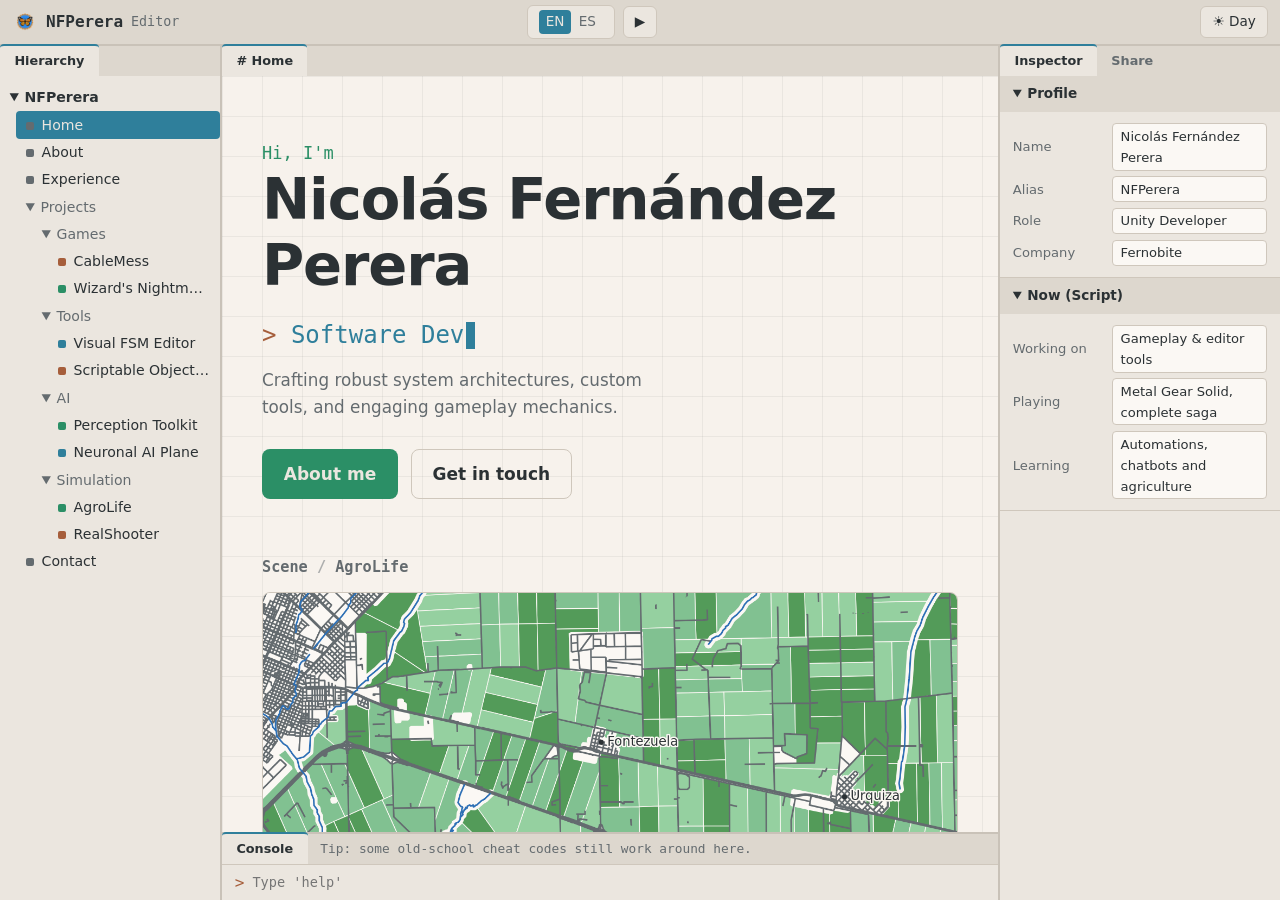
<file: index.html>
<!DOCTYPE html>
<html lang="en">
<head>
    <meta charset="UTF-8">
    <meta name="viewport" content="width=device-width, initial-scale=1.0">
    <title>NFPerera · Game & Software Developer</title>
    <meta name="description" content="Nicolás Fernández Perera — game and software developer. Gameplay systems, editor tools, game AI and software architecture." data-es-content="Nicolás Fernández Perera — desarrollador de videojuegos y de software. Sistemas de gameplay, herramientas de editor, IA de juegos y arquitectura de software.">
    <link rel="icon" type="image/png" href="MonarchWingStudiosImage.png">
    <link rel="stylesheet" href="style.css">
    <!-- Apply saved day/night theme before first paint to avoid a flash -->
    <script>(function () { try { var t = localStorage.getItem('theme'); if (t) document.documentElement.dataset.theme = t; } catch (e) {} })();</script>
    <!-- Same for the language: a saved choice wins, otherwise follow the browser. Translated text is in <span lang="en|es"> pairs. -->
    <script>(function () { var l; try { l = localStorage.getItem('lang'); } catch (e) {} l = l || (/^es/i.test(navigator.language) ? 'es' : 'en'); document.documentElement.dataset.lang = l; document.documentElement.lang = l; })();</script>
</head>
<body>
    <header class="toolbar">
        <div class="toolbar-left">
            <button id="hier-toggle" class="icon-btn mobile-only" aria-label="Open hierarchy" data-es-aria-label="Abrir jerarquía" aria-expanded="false" aria-controls="hierarchy">☰</button>
            <a href="#/" class="brand">
                <img src="MonarchWingStudiosImage.png" alt="" width="26" height="26">
                <span>NFPerera</span><small>Editor</small>
            </a>
        </div>
        <div class="toolbar-center">
            <button type="button" id="lang-toggle" class="tool-btn lang-btn"><span class="lang-opt" data-opt="en">EN</span><span class="lang-opt" data-opt="es">ES</span></button>
            <button id="play-btn" class="icon-btn play-btn" aria-pressed="false" title="Play">▶</button>
        </div>
        <div class="toolbar-right">
            <button id="theme-toggle" class="tool-btn" aria-label="Toggle day/night theme" data-es-aria-label="Cambiar entre tema de día y de noche"></button>
        </div>
    </header>

    <!-- HIERARCHY: section links are static, project links are generated from the project articles -->
    <nav id="hierarchy" class="panel" aria-label="Hierarchy" data-es-aria-label="Jerarquía">
        <div class="panel-tabs"><span class="tab"><span lang="en">Hierarchy</span><span lang="es">Jerarquía</span></span></div>
        <div class="panel-body">
            <ul class="tree">
                <li>
                    <details open>
                        <summary class="tree-root">NFPerera</summary>
                        <ul>
                            <li><a href="#/" class="item-home"><span lang="en">Home</span><span lang="es">Inicio</span></a></li>
                            <li><a href="#/about" class="item-about"><span lang="en">About</span><span lang="es">Sobre mí</span></a></li>
                            <li><a href="#/experience" class="item-experience"><span lang="en">Experience</span><span lang="es">Experiencia</span></a></li>
                            <li>
                                <details open>
                                    <summary><span lang="en">Projects</span><span lang="es">Proyectos</span></summary>
                                    <ul id="tree-projects"></ul>
                                </details>
                            </li>
                            <li><a href="#/contact" class="item-contact"><span lang="en">Contact</span><span lang="es">Contacto</span></a></li>
                        </ul>
                    </details>
                </li>
            </ul>
        </div>
    </nav>

    <!-- SCENE: one .view per page. data-route is the URL after "#/" -->
    <main id="scene" class="panel">
        <div class="panel-tabs"><span class="tab"># <span id="scene-tab">Home</span></span></div>
        <div id="scene-body" class="panel-body scene-body">

            <!-- HOME -->
            <article class="view" data-route="" data-title="Home" data-title-es="Inicio">
                <section class="hero">
                    <p class="eyebrow"><span lang="en">Hi, I'm</span><span lang="es">Hola, soy</span></p>
                    <h1>Nicolás Fernández Perera</h1>
                    <p class="hero-role"><span class="prompt">&gt;</span> <span id="typing-text">Software Developer</span><span class="caret" aria-hidden="true"></span></p>
                    <p class="hero-tagline"><span lang="en">Crafting robust system architectures, custom tools, and engaging gameplay mechanics.</span><span lang="es">Diseño arquitecturas de sistemas robustas, herramientas a medida y mecánicas de gameplay atractivas.</span></p>
                    <div class="hero-actions">
                        <a href="#/about" class="btn btn-primary"><span lang="en">About me</span><span lang="es">Sobre mí</span></a>
                        <a href="#/contact" class="btn btn-ghost"><span lang="en">Get in touch</span><span lang="es">Contáctame</span></a>
                    </div>
                </section>
                <section class="accent-green">
                    <h2 class="path"><span lang="en">Scene</span><span lang="es">Escena</span> <span>/</span> AgroLife</h2>
                    <div class="demo">
                        <canvas class="agro-demo" data-demo="agro" width="1280" height="600" role="img" aria-label="Real farm lots in Pergamino, Argentina, changing colour as their crops grow through the seasons" data-es-aria-label="Lotes agrícolas reales de Pergamino, Argentina, que cambian de color a medida que sus cultivos crecen a lo largo de las estaciones"></canvas>
                        <div class="demo-controls">
                            <span class="zoom" role="group" aria-label="Map zoom" data-es-aria-label="Zoom del mapa"><button type="button" class="tool-btn" data-control="zoom-out" aria-label="Zoom out" data-es-aria-label="Alejar">−</button><button type="button" class="tool-btn" data-control="zoom-in" aria-label="Zoom in" data-es-aria-label="Acercar">+</button><button type="button" class="tool-btn" data-control="home" aria-label="Back to the start view" data-es-aria-label="Volver a la vista inicial">⌂</button></span>
                            <span><b data-stat="date">25 Nov</b> · <span lang="en">Year</span><span lang="es">Año</span> <b data-stat="year">1</b></span>
                            <span><span lang="en">Mean temp</span><span lang="es">Temp. media</span> <b data-stat="temp">–</b></span>
                            <span data-stat="lot">Point at a lot</span>
                        </div>
                        <div class="demo-controls agro-legend" data-legend></div>
                        <p class="demo-caption"><span lang="en">What I'm building now: a farming game and simulator on real data. These are real lots from Pergamino, Argentina, going through the seasons: drag to move around the whole region and use + and − to zoom. <a href="#/projects/agrolife">How it works</a></span><span lang="es">Lo que estoy construyendo ahora: un juego y simulador agropecuario con datos reales. Estos son lotes reales de Pergamino, Argentina, atravesando las estaciones: arrastra para recorrer toda la región y usa + y − para el zoom. <a href="#/projects/agrolife">Cómo funciona</a></span></p>
                    </div>
                </section>
                <section>
                    <h2 class="path">Assets <span>/</span> <span lang="en">Projects</span><span lang="es">Proyectos</span></h2>
                    <div id="asset-grid" class="asset-grid"></div>
                </section>
            </article>

            <!-- ABOUT -->
            <article class="view page" data-route="about" data-title="About" data-title-es="Sobre mí" hidden>
                <h1><span lang="en">About Me</span><span lang="es">Sobre mí</span></h1>
                <p><span lang="en">I am a Software and Video Game Developer. My core focus is on system architecture, object-oriented programming, editor tool development, and creating scalable, maintainable code.</span><span lang="es">Soy desarrollador de software y de videojuegos. Mi foco principal está en la arquitectura de sistemas, la programación orientada a objetos, el desarrollo de herramientas de editor y la creación de código escalable y mantenible.</span></p>
                <div class="interest-list">
                    <div class="accent-blue"><strong>Gameplay</strong><span><span lang="en">Mechanics for online &amp; offline games</span><span lang="es">Mecánicas para juegos online y offline</span></span></div>
                    <div class="accent-green"><strong><span lang="en">Tools</span><span lang="es">Herramientas</span></strong><span><span lang="en">Editor extensions that speed teams up</span><span lang="es">Extensiones de editor que aceleran a los equipos</span></span></div>
                    <div class="accent-terracotta"><strong><span lang="en">Game AI</span><span lang="es">IA de juegos</span></strong><span><span lang="en">Perception, agents, neural networks</span><span lang="es">Percepción, agentes, redes neuronales</span></span></div>
                    <div class="accent-blue"><strong><span lang="en">Architecture</span><span lang="es">Arquitectura</span></strong><span><span lang="en">Scalable, maintainable systems</span><span lang="es">Sistemas escalables y mantenibles</span></span></div>
                </div>
                <h2><span lang="en">Skills</span><span lang="es">Habilidades</span></h2>
                <div class="component-list">
                    <details class="component" open><summary><span lang="en">Languages</span><span lang="es">Lenguajes</span></summary><ul class="tags"><li>C#</li><li>C++</li><li>Python</li></ul></details>
                    <details class="component" open><summary><span lang="en">Engines &amp; Frameworks</span><span lang="es">Motores y frameworks</span></summary><ul class="tags"><li>Unity</li><li>Unreal Engine</li><li>.NET</li></ul></details>
                    <details class="component" open><summary><span lang="en">Version Control</span><span lang="es">Control de versiones</span></summary><ul class="tags"><li>Git</li><li>LFS</li><li>Submodules</li><li>Subtrees</li></ul></details>
                </div>
            </article>

            <!-- EXPERIENCE -->
            <article class="view page" data-route="experience" data-title="Experience" data-title-es="Experiencia" hidden>
                <h1><span lang="en">Experience</span><span lang="es">Experiencia</span></h1>
                <ol class="timeline">
                    <li>
                        <div class="job-header">
                            <h3><span lang="en">Unity Developer</span><span lang="es">Desarrollador Unity</span> · <a href="https://fernobite.com/" target="_blank" rel="noopener">Fernobite</a></h3>
                            <span class="job-date"><span lang="en">Oct 2024 – Present</span><span lang="es">Oct 2024 – Presente</span></span>
                        </div>
                        <ul>
                            <li><span lang="en">Integration of core gameplay features for <strong>online and offline</strong> games.</span><span lang="es">Integración de funcionalidades centrales de gameplay para juegos <strong>online y offline</strong>.</span></li>
                            <li><span lang="en">Development of <strong>internal optimization tools</strong> for the Unity Editor.</span><span lang="es">Desarrollo de <strong>herramientas internas de optimización</strong> para el Editor de Unity.</span></li>
                        </ul>
                    </li>
                </ol>
            </article>

            <!-- CONTACT -->
            <article class="view page" data-route="contact" data-title="Contact" data-title-es="Contacto" hidden>
                <h1><span lang="en">Let's Connect</span><span lang="es">Conectemos</span></h1>
                <p><span lang="en">Currently seeking Gameplay Programmer opportunities.</span><span lang="es">Actualmente busco oportunidades como Programador de Gameplay.</span></p>
                <button type="button" id="email-btn" class="btn btn-primary mono" data-email="nfperera02@gmail.com">nfperera02@gmail.com</button>
                <p id="email-status" class="hint" aria-live="polite">Click to copy</p>
                <div class="social-links">
                    <a href="https://github.com/NFPerera" target="_blank" rel="noopener">GitHub</a>
                    <a href="https://www.linkedin.com/in/nfperera/" target="_blank" rel="noopener">LinkedIn</a>
                    <a href="mailto:nfperera02@gmail.com"><span lang="en">Email</span><span lang="es">Correo</span></a>
                </div>
            </article>

            <!--
                PROJECTS — one <article class="view project"> each. Order here = order in the grid and prev/next.
                data-category: game | tool | ai | sim  (Hierarchy folder)
                Banner image: add <img class="banner-media" src="img/..." alt=""> inside .banner; it also becomes the home-grid thumbnail
                Gallery: replace a .slot with <img src="..." alt="...">
                The <template class="inspector"> fills the Inspector panel when the project is open.
                Code inside <pre><code> must be HTML-escaped (&lt; &gt; &amp;).
                <template class="asset-icon"> holds the home-grid icon (100x100 line-art SVG); initials are used if absent.
            -->

            <article class="view project accent-green" data-route="projects/agrolife" data-title="AgroLife" data-kind="Farming Sim" data-kind-es="Simulador agrícola" data-category="sim" hidden>
                <template class="asset-icon"><svg viewBox="0 0 100 100" aria-hidden="true"><rect class="muted" x="8" y="10" width="38" height="34" rx="2"/>
<rect class="fill" x="54" y="10" width="38" height="34" rx="2"/>
<rect class="muted" x="8" y="52" width="38" height="38" rx="2"/>
<rect x="54" y="52" width="38" height="38" rx="2"/><path class="soft" d="M64 52 V90 M73 52 V90 M82 52 V90"/>
<path d="M27 84 V66 M27 72 C27 65 32 61 38 61 C38 68 33 72 27 72 M27 77 C27 71 22 68 16 68 C16 74 21 77 27 77"/></svg></template>
                <header class="banner">
                    <p class="banner-kind"><span lang="en">Farming Sim · Unity 6 · In development</span><span lang="es">Simulador agrícola · Unity 6 · En desarrollo</span></p>
                    <h1>AgroLife</h1>
                    <p class="banner-pitch"><span lang="en">A farming game and simulator built on real weather, soils, yields and costs, to learn how a crop campaign works by playing one.</span><span lang="es">Un juego y simulador agropecuario construido con clima, suelos, rindes y costos reales, para aprender cómo funciona una campaña agrícola jugándola.</span></p>
                </header>
                <section>
                    <h2><span lang="en">Try it</span><span lang="es">Pruébalo</span></h2>
                    <div class="demo">
                        <canvas class="agro-demo" data-demo="agro" width="1280" height="600" role="img" aria-label="Real farm lots in Pergamino, Argentina, changing colour as their crops grow through the seasons" data-es-aria-label="Lotes agrícolas reales de Pergamino, Argentina, que cambian de color a medida que sus cultivos crecen a lo largo de las estaciones"></canvas>
                        <div class="demo-controls">
                            <span class="zoom" role="group" aria-label="Map zoom" data-es-aria-label="Zoom del mapa"><button type="button" class="tool-btn" data-control="zoom-out" aria-label="Zoom out" data-es-aria-label="Alejar">−</button><button type="button" class="tool-btn" data-control="zoom-in" aria-label="Zoom in" data-es-aria-label="Acercar">+</button><button type="button" class="tool-btn" data-control="home" aria-label="Back to the start view" data-es-aria-label="Volver a la vista inicial">⌂</button></span>
                            <span><b data-stat="date">25 Nov</b> · <span lang="en">Year</span><span lang="es">Año</span> <b data-stat="year">1</b></span>
                            <span><span lang="en">Mean temp</span><span lang="es">Temp. media</span> <b data-stat="temp">–</b></span>
                            <label><span lang="en">Speed</span><span lang="es">Velocidad</span> <select data-control="speed"><option value="1">1×</option><option value="2" selected>2×</option><option value="4">4×</option></select></label>
                            <label><span lang="en">Layer</span><span lang="es">Capa</span> <select data-control="layer"><option value="status" data-es="Estado">Status</option><option value="ip" data-es="Índice de productividad">Productivity index</option></select></label>
                            <span data-stat="lot">Point at a lot</span>
                        </div>
                        <div class="demo-controls agro-legend" data-legend></div>
                        <p class="demo-caption"><span lang="en">Real lots from Pergamino, Buenos Aires: all 3,477 of them, as the game's data pipeline cut them out of the road network (drag to move, + and − to zoom). They're farmed the way the game farms your neighbours: on 1 May each lot takes the next crop of the rotation (maize, soybean, wheat followed by second soybean) on its typical sowing date, and crops develop by growing degree-days under weather drawn from the generator's parameters for Pergamino. The productivity index layer comes from INTA's soil charts.</span><span lang="es">Lotes reales de Pergamino, Buenos Aires: los 3.477, tal como el pipeline de datos del juego los sacó de la red de caminos (arrastra para moverte, + y − para el zoom). Se trabajan como el juego trabaja a tus vecinos: el 1 de mayo cada lote toma el siguiente cultivo de la rotación (maíz, soja, trigo seguido de soja de segunda) en su fecha de siembra típica, y los cultivos se desarrollan por grados-día con un clima sorteado a partir de los parámetros del generador para Pergamino. La capa de índice de productividad sale de las cartas de suelo del INTA.</span></p>
                    </div>
                </section>
                <section>
                    <h2><span lang="en">The problem</span><span lang="es">El problema</span></h2>
                    <p><span lang="en">Agronomy students learn gross margins, break-even yields, water budgets and pest damage thresholds on paper. They rarely get to run a whole campaign and see why a yield came out the way it did.</span><span lang="es">Los estudiantes de agronomía aprenden margen bruto, rinde de indiferencia, balances hídricos y umbrales de daño por plagas en el papel. Pocas veces pueden llevar adelante una campaña entera y ver por qué un rinde dio como dio.</span></p>
                </section>
                <section>
                    <h2><span lang="en">What I built</span><span lang="es">Qué construí</span></h2>
                    <p><span lang="en">A Unity 2D game on top of a simulation core written in plain C#, with no Unity references, so it can be tested and calibrated without a scene. Version 1 covers farming in one region, Pergamino, in Argentina's core farming zone: buy or lease land, plan each lot's crop, sowing date, genetics and fertiliser against a live budget, decide whether to spray when a pest crosses its threshold, then sell the grain or keep it in silo bags. Every harvest comes with a report that breaks the yield down by cause.</span><span lang="es">Un juego 2D en Unity montado sobre un núcleo de simulación escrito en C# puro, sin referencias a Unity, de modo que se puede testear y calibrar sin una escena. La versión 1 cubre la agricultura en una región, Pergamino, en plena zona núcleo de Argentina: comprar o arrendar tierra, planificar el cultivo, la fecha de siembra, la genética y la fertilización de cada lote contra un presupuesto en vivo, decidir si aplicar cuando una plaga supera su umbral, y después vender el grano o guardarlo en silobolsa. Cada cosecha viene con un reporte que desglosa el rinde por causa.</span></p>
                    <p><span lang="en">It's aimed at agrotechnical-school and agronomy students, so it uses the real technical vocabulary, with an optional glossary, instead of simplifying it away.</span><span lang="es">Está pensado para estudiantes de escuelas agrotécnicas y de agronomía, por eso usa el vocabulario técnico real, con un glosario opcional, en lugar de simplificarlo.</span></p>
                </section>
                <section>
                    <h2><span lang="en">How it works</span><span lang="es">Cómo funciona</span></h2>
                    <ul class="steps">
                        <li><strong><span lang="en">Data pipeline</span><span lang="es">Pipeline de datos</span></strong><span lang="en">Python scripts build the region from open data: lots cut from OpenStreetMap's road network, soil texture and water holding capacity from SoilGrids, the productivity index from INTA's soil charts, and each lot's road distance to the nearest grain elevator.</span><span lang="es">Scripts de Python arman la región a partir de datos abiertos: lotes recortados de la red de caminos de OpenStreetMap, textura y capacidad de retención de agua del suelo desde SoilGrids, el índice de productividad de las cartas de suelo del INTA y la distancia por camino de cada lote al acopio más cercano.</span></li>
                        <li><strong><span lang="en">Weather</span><span lang="es">Clima</span></strong><span lang="en">A WGEN-type generator fitted to NASA POWER data from 1991 to 2025: a Markov chain picks the wet days, a gamma distribution the rain, AR(1) anomalies the temperatures. Each campaign draws an El Niño, neutral or La Niña phase, and the forecast the player sees is right 70% of the time.</span><span lang="es">Un generador tipo WGEN ajustado con datos de NASA POWER de 1991 a 2025: una cadena de Markov decide los días lluviosos, una distribución gamma la lluvia y anomalías AR(1) las temperaturas. Cada campaña sortea una fase El Niño, neutra o La Niña, y el pronóstico que ve el jugador acierta el 70 % de las veces.</span></li>
                        <li><strong><span lang="en">Soil and crops</span><span lang="es">Suelo y cultivos</span></strong><span lang="en">A daily water bucket per lot (Hargreaves evapotranspiration, Saxton &amp; Rawls drainage), nitrogen and phosphorus balances, and crop stages driven by growing degree-days.</span><span lang="es">Un balde de agua diario por lote (evapotranspiración de Hargreaves, drenaje de Saxton &amp; Rawls), balances de nitrógeno y fósforo, y etapas del cultivo regidas por grados-día.</span></li>
                        <li><strong><span lang="en">Yield</span><span lang="es">Rinde</span></strong><span lang="en">Potential yield, scaled by the lot's productivity index, minus losses from sowing date, water, waterlogging, temperature, nitrogen, phosphorus and pests.</span><span lang="es">El rinde potencial, escalado por el índice de productividad del lote, menos las pérdidas por fecha de siembra, agua, anegamiento, temperatura, nitrógeno, fósforo y plagas.</span></li>
                        <li><strong><span lang="en">Determinism</span><span lang="es">Determinismo</span></strong><span lang="en">A PCG32 generator with a separate stream for each subsystem, so the same seed gives the same weather whatever the player does.</span><span lang="es">Un generador PCG32 con un flujo separado para cada subsistema, así la misma semilla da el mismo clima haga lo que haga el jugador.</span></li>
                    </ul>
                </section>
                <section>
                    <h2><span lang="en">Technical highlights</span><span lang="es">Aspectos técnicos</span></h2>
                    <p><span lang="en">Every harvest explains itself. Losses are taken in a fixed order, each one from what the previous ones left, so the report's waterfall always adds up to the real yield.</span><span lang="es">Cada cosecha se explica sola. Las pérdidas se restan en un orden fijo, cada una sobre lo que dejaron las anteriores, por eso la escalera del reporte siempre suma el rinde real.</span></p>
                    <p class="code-title">ModeloCultivo.cs<span lang="en"> · translated from Spanish</span></p>
<pre lang="es"><code>public static Cascada CalcularCascada(EstadoCultivo e, CultivoParams c)
{
    var p = PerdidasActuales(e, c);
    var k = new Cascada { PotencialQqHa = e.RindeAlcanzableQqHa };
    double resto = k.PotencialQqHa;
    double Quitar(double fraccion) { double q = resto * fraccion; resto -= q; return q; }
    k.FechaQq = Quitar(p.Fecha);
    k.AguaQq = Quitar(p.Agua);
    k.AnegamientoQq = Quitar(p.Anegamiento);
    k.TemperaturaQq = Quitar(p.Temperatura);
    k.NitrogenoQq = Quitar(p.Nitrogeno);
    k.FosforoQq = Quitar(p.Fosforo);
    k.PlagasQq = Quitar(p.Plagas);
    k.RealQqHa = resto;
    return k;
}</code></pre>
<pre lang="en"><code>public static Waterfall ComputeWaterfall(CropState e, CropParams c)
{
    var p = CurrentLosses(e, c);
    var k = new Waterfall { PotentialQuintalsHa = e.AttainableYieldQuintalsHa };
    double remaining = k.PotentialQuintalsHa;
    double Deduct(double fraction) { double q = remaining * fraction; remaining -= q; return q; }
    k.SowingDateQuintals = Deduct(p.SowingDate);
    k.WaterQuintals = Deduct(p.Water);
    k.WaterloggingQuintals = Deduct(p.Waterlogging);
    k.TemperatureQuintals = Deduct(p.Temperature);
    k.NitrogenQuintals = Deduct(p.Nitrogen);
    k.PhosphorusQuintals = Deduct(p.Phosphorus);
    k.PestsQuintals = Deduct(p.Pests);
    k.ActualQuintalsHa = remaining;
    return k;
}</code></pre>
                </section>
                <section>
                    <h2><span lang="en">Media</span><span lang="es">Galería</span></h2>
                    <div class="gallery"><div class="slot">None (Texture2D)</div><div class="slot">None (Texture2D)</div><div class="slot">None (Texture2D)</div></div>
                </section>
                <section>
                    <h2><span lang="en">What I learned</span><span lang="es">Qué aprendí</span></h2>
                    <p class="todo">// TODO: what you learned and what you'd do differently</p>
                </section>
                <nav class="pager" aria-label="More projects" data-es-aria-label="Más proyectos"></nav>
                <template class="inspector">
                    <details class="component" open><summary><span lang="en">Project</span><span lang="es">Proyecto</span></summary>
                        <dl class="fields"><dt><span lang="en">Type</span><span lang="es">Tipo</span></dt><dd><span lang="en">Farming sim · Educational</span><span lang="es">Simulador agrícola · Educativo</span></dd><dt><span lang="en">Engine</span><span lang="es">Motor</span></dt><dd>Unity 6.3 · URP 2D</dd><dt>UI</dt><dd>UI Toolkit</dd><dt><span lang="en">Language</span><span lang="es">Lenguaje</span></dt><dd>C# · Python</dd><dt><span lang="en">Region</span><span lang="es">Región</span></dt><dd>Pergamino, Argentina</dd><dt><span lang="en">Status</span><span lang="es">Estado</span></dt><dd><span lang="en">In development</span><span lang="es">En desarrollo</span></dd><dt><span lang="en">Year</span><span lang="es">Año</span></dt><dd>2026</dd></dl>
                    </details>
                </template>
            </article>

            <article class="view project accent-terracotta" data-route="projects/cablemess" data-title="CableMess" data-kind="Puzzle Game" data-kind-es="Juego de puzles" data-category="game" hidden>
                <template class="asset-icon"><svg viewBox="0 0 100 100" aria-hidden="true"><rect x="6" y="12" width="24" height="24" rx="4"/>
<rect class="fill" x="14" y="20" width="8" height="8" rx="1"/>
<rect x="70" y="64" width="24" height="24" rx="4"/>
<rect class="fill" x="78" y="72" width="8" height="8" rx="1"/>
<path d="M30 24 H48 C64 24 40 76 70 76"/>
<circle class="fill muted" cx="48" cy="50" r="4"/></svg></template>
                <header class="banner">
                    <p class="banner-kind"><span lang="en">Puzzle Game · Unity 6 · In development</span><span lang="es">Juego de puzles · Unity 6 · En desarrollo</span></p>
                    <h1>CableMess</h1>
                    <p class="banner-pitch"><span lang="en">A cozy first-person puzzle about untangling your clients' cables: every connector fits only its own port, and every cable is only so long.</span><span lang="es">Un puzle cozy en primera persona sobre ordenar los cables de tus clientes: cada conector entra solo en su puerto y cada cable tiene un largo limitado.</span></p>
                </header>
                <section>
                    <h2><span lang="en">Watch it</span><span lang="es">Míralo</span></h2>
                    <div class="demo">
                        <iframe class="yt" src="https://www.youtube-nocookie.com/embed/3yNgnSrGV80?enablejsapi=1&amp;rel=0" title="CableMess gameplay video" data-es-title="Video de gameplay de CableMess" allow="encrypted-media; picture-in-picture; fullscreen" allowfullscreen loading="lazy" referrerpolicy="strict-origin-when-cross-origin"></iframe>
                    </div>
                </section>
                <section>
                    <h2><span lang="en">The problem</span><span lang="es">El problema</span></h2>
                    <p><span lang="en">Putting a mess in order is satisfying, but a game about it has to make handling cables feel good without turning into a fight with physics. Cables should move while you handle them, stay put when you let go, and always be solvable, however tidy the player decides to be.</span><span lang="es">Poner orden en el caos es satisfactorio, pero un juego sobre eso tiene que lograr que manipular cables se sienta bien sin convertirse en una pelea con la física. Los cables deben moverse mientras los manipulas, quedarse quietos cuando los sueltas y tener siempre solución, sin importar qué tan prolijo decida ser el jugador.</span></p>
                </section>
                <section>
                    <h2><span lang="en">What I built</span><span lang="es">Qué construí</span></h2>
                    <p><span lang="en">A first-person puzzle in Unity 6 (URP, Input System). You are an independent IT technician who takes contracts to tidy clients' cable chaos. Each level is a client, from a studio flat to a server room, and you win when every cable is plugged where its label says. Being tidy is optional: the game recognises it with seals but never asks for it, and there is no timer. So far there are five levels: studio flat, apartment, small office, small business and server room.</span><span lang="es">Un puzle en primera persona en Unity 6 (URP, Input System). Eres un técnico de IT independiente que acepta contratos para ordenar el caos de cables de sus clientes. Cada nivel es un cliente, desde un monoambiente hasta una sala de servidores, y ganas cuando todos los cables están enchufados donde dice su etiqueta. Ser prolijo es opcional: el juego lo reconoce con sellos pero nunca lo exige, y no hay ningún temporizador. Por ahora hay cinco niveles: monoambiente, departamento, oficina chica, PyME y sala de servidores.</span></p>
                </section>
                <section>
                    <h2><span lang="en">How it works</span><span lang="es">Cómo funciona</span></h2>
                    <ul class="steps">
                        <li><strong><span lang="en">Cables</span><span lang="es">Cables</span></strong><span lang="en">Each cable is a chain of 10 cm links, simulated while you handle it and for a moment after you let go. Then it falls asleep and stays put, so a level full of cables costs almost nothing at rest.</span><span lang="es">Cada cable es una cadena de eslabones de 10 cm, que se simula mientras lo manipulas y un momento después de soltarlo. Después se duerme y queda quieto, así que un nivel lleno de cables casi no cuesta nada en reposo.</span></li>
                        <li><strong><span lang="en">Pins and clips</span><span lang="es">Puntos fijos y clips</span></strong><span lang="en">A cable's ends and the clips it hangs from are pins. Clicking a clip pins the link at distance × 1.05 from the previous pin, so a cable can never be hung where it can't reach.</span><span lang="es">Las puntas de un cable y los clips de los que cuelga son puntos fijos. Al hacer clic en un clip se fija el eslabón a una distancia × 1,05 del punto fijo anterior, así que un cable nunca puede colgarse donde no alcanza.</span></li>
                        <li><strong><span lang="en">Rules</span><span lang="es">Reglas</span></strong><span lang="en">Every connector has a type and every cable a maximum length. Aiming at a port or a clip gives a verdict (OK, too short, wrong type, taken) that the hand shows on screen before you commit.</span><span lang="es">Cada conector tiene un tipo y cada cable un largo máximo. Apuntar a un puerto o a un clip da un veredicto (OK, no alcanza, tipo incorrecto, ocupado) que la mano muestra en pantalla antes de que te comprometas.</span></li>
                        <li><strong><span lang="en">Verification</span><span lang="es">Verificación</span></strong><span lang="en">Every port carries a label and where its cable must go. Its LED is green when it is plugged where the tape says, red when it is not and off without a cable or power. A Verify button checks the whole level at once.</span><span lang="es">Cada puerto lleva una etiqueta y el destino de su cable. Su LED es verde si está enchufado donde dice la cinta, rojo si no, y está apagado sin cable o sin alimentación. Un botón de verificar comprueba el nivel entero de una vez.</span></li>
                        <li><strong><span lang="en">Levels as code</span><span lang="es">Niveles como código</span></strong><span lang="en">Each level is generated by an editor builder from prefabs, with a connection plan and a cable stock sized so every connection fits. After building one I plug everything through the game's own API in Play Mode until it reports victory.</span><span lang="es">Cada nivel lo genera un builder de editor a partir de prefabs, con un plan de conexiones y un stock de cables dimensionado para que cada conexión entre. Después de construir uno enchufo todo con la propia API del juego en Play Mode hasta que informa la victoria.</span></li>
                    </ul>
                </section>
                <section>
                    <h2><span lang="en">Technical highlights</span><span lang="es">Aspectos técnicos</span></h2>
                    <p><span lang="en">The placement rules live in plain C# classes with no scene dependency, so they have EditMode tests. This is the verdict for plugging a cable into a port: wrong type first, then taken, then whether the cable still reaches from its nearest pin.</span><span lang="es">Las reglas de colocación viven en clases de C# puro, sin depender de la escena, por eso tienen tests de EditMode. Este es el veredicto de enchufar un cable en un puerto: primero el tipo incorrecto, después si está ocupado y por último si el cable todavía alcanza desde su punto fijo más cercano.</span></p>
                    <p class="code-title">CableRoute.cs<span lang="es"> · código traducido</span></p>
<pre lang="en"><code>public Verdict EvaluatePort(Vector3 attachPoint, ConnectorType cableType, ConnectorType portType, bool portFree)
{
    if (cableType != portType) return Verdict.WrongType;
    if (!portFree) return Verdict.Occupied;
    int anchor = Anchor;
    if (anchor >= 0 &amp;&amp; Vector3.Distance(chain.PinTargets[anchor], attachPoint) &gt; RemainingLength) return Verdict.TooShort;
    return Verdict.Ok;
}</code></pre>
<pre lang="es"><code>public Veredicto EvaluarPuerto(Vector3 puntoDeEnchufe, TipoConector tipoCable, TipoConector tipoPuerto, bool puertoLibre)
{
    if (tipoCable != tipoPuerto) return Veredicto.TipoIncorrecto;
    if (!puertoLibre) return Veredicto.Ocupado;
    int ancla = Ancla;
    if (ancla &gt;= 0 &amp;&amp; Vector3.Distance(cadena.ObjetivosDePin[ancla], puntoDeEnchufe) &gt; LargoRestante) return Veredicto.NoAlcanza;
    return Veredicto.Ok;
}</code></pre>
                </section>
                <section>
                    <h2><span lang="en">Media</span><span lang="es">Galería</span></h2>
                    <div class="gallery"><img src="img/cablemess-studio-flat.webp" alt="The studio flat: a bed, a chair, and a PC and router on the floor with a power strip, waiting for one cable" data-es-alt="El monoambiente: una cama, una silla, y una PC y un router en el piso con una regleta, esperando un cable" loading="lazy"><img src="img/cablemess-apartment-desk.webp" alt="The apartment's desk corner: PC, monitor, chair, printer and cables running across the floor" data-es-alt="El rincón del escritorio del departamento: PC, monitor, silla, impresora y cables cruzando el piso" loading="lazy"><img src="img/cablemess-apartment-living.webp" alt="The apartment's living room: router, power strip, TV and console with their cables tangled on the floor" data-es-alt="El living del departamento: router, regleta, TV y consola con sus cables enredados en el piso" loading="lazy"><img src="img/cablemess-cable-stock.webp" alt="Crates of coiled cables in different lengths and colours: the level's stock" data-es-alt="Cajas con cables enrollados de distintos largos y colores: el stock del nivel" loading="lazy"><img src="img/cablemess-patch-panel.webp" alt="A patch panel up close: every port carries its own label and where its cable goes" data-es-alt="Un patch panel de cerca: cada puerto lleva su etiqueta y el destino de su cable" loading="lazy"><img src="img/cablemess-menu.webp" alt="The main menu over the server room, with Continue, Level select and Quit" data-es-alt="El menú principal sobre la sala de servidores, con Continuar, Selección de nivel y Salir" loading="lazy"><img src="img/cablemess-level-select.webp" alt="The level select screen: Studio flat, Apartment, Small office, Small business and Server room" data-es-alt="La selección de nivel: Monoambiente, Departamento, Oficina chica, PyME y Sala de servidores" loading="lazy"></div>
                </section>
                <section>
                    <h2><span lang="en">What I learned</span><span lang="es">Qué aprendí</span></h2>
                    <p class="todo">// TODO: what you learned and what you'd do differently</p>
                </section>
                <nav class="pager" aria-label="More projects" data-es-aria-label="Más proyectos"></nav>
                <template class="inspector">
                    <details class="component" open><summary><span lang="en">Project</span><span lang="es">Proyecto</span></summary>
                        <dl class="fields"><dt><span lang="en">Type</span><span lang="es">Tipo</span></dt><dd><span lang="en">Puzzle · First person</span><span lang="es">Puzle · Primera persona</span></dd><dt><span lang="en">Engine</span><span lang="es">Motor</span></dt><dd>Unity 6.3 · URP</dd><dt><span lang="en">Input</span><span lang="es">Entrada</span></dt><dd>Input System</dd><dt><span lang="en">Language</span><span lang="es">Lenguaje</span></dt><dd>C#</dd><dt><span lang="en">Levels</span><span lang="es">Niveles</span></dt><dd>5</dd><dt><span lang="en">Status</span><span lang="es">Estado</span></dt><dd><span lang="en">In development</span><span lang="es">En desarrollo</span></dd><dt><span lang="en">Year</span><span lang="es">Año</span></dt><dd>2026</dd></dl>
                    </details>
                </template>
            </article>

            <article class="view project accent-blue" data-route="projects/visual-fsm-editor" data-title="Visual FSM Editor" data-kind="Editor Tool" data-kind-es="Herramienta de editor" data-category="tool" hidden>
                <template class="asset-icon"><svg viewBox="0 0 100 100" aria-hidden="true"><rect class="fill" x="6" y="41" width="28" height="16" rx="4"/>
<rect x="64" y="14" width="30" height="16" rx="4"/>
<rect x="64" y="70" width="30" height="16" rx="4"/>
<path d="M34 49 C50 49 46 22 62 22"/><path d="M34 49 C50 49 46 78 62 78"/><path class="muted" d="M79 68 V34"/>
<path d="M57 18 L62 22 L57 26"/><path d="M57 74 L62 78 L57 82"/><path class="muted" d="M75 38 L79 32 L83 38"/></svg></template>
                <header class="banner">
                    <p class="banner-kind"><span lang="en">Editor Tool · Unity Asset Store</span><span lang="es">Herramienta de editor · Unity Asset Store</span></p>
                    <h1>Visual FSM Graph Editor</h1>
                    <p class="banner-pitch"><span lang="en">A node-based state machine editor for Unity AI, published on the Asset Store.</span><span lang="es">Un editor de máquinas de estados basado en nodos para IA en Unity, publicado en el Asset Store.</span></p>
                    <a class="btn btn-primary" href="https://assetstore.unity.com/packages/tools/behavior-ai/visual-fsm-graph-editor-ai-state-machine-tool-367524" target="_blank" rel="noopener"><span lang="en">View on the Asset Store</span><span lang="es">Ver en el Asset Store</span></a>
                </header>
                <section>
                    <h2><span lang="en">Try it</span><span lang="es">Pruébalo</span></h2>
                    <div class="demo">
                        <svg class="fsm-demo" data-demo="fsm" viewBox="0 0 640 300" role="img" aria-label="Interactive state machine: drag the states around" data-es-aria-label="Máquina de estados interactiva: arrastra los estados">
                            <defs><marker id="arrow" viewBox="0 0 10 10" refX="9" refY="5" markerWidth="7" markerHeight="7" orient="auto"><path class="arrow-head" d="M0 0L10 5L0 10z"/></marker></defs>
                            <path class="edge" data-from="idle" data-to="patrol" marker-end="url(#arrow)"/>
                            <path class="edge" data-from="patrol" data-to="chase" marker-end="url(#arrow)"/>
                            <path class="edge" data-from="chase" data-to="search" marker-end="url(#arrow)"/>
                            <path class="edge" data-from="search" data-to="patrol" marker-end="url(#arrow)"/>
                            <path class="edge" data-from="search" data-to="idle" marker-end="url(#arrow)"/>
                            <!-- data-m: position on phones, where the demo switches to a narrower 400x320 canvas -->
                            <g class="node" data-id="idle" data-x="30" data-y="128" data-m="10 138"><rect width="120" height="44" rx="8"/><text x="60" y="27">Idle</text></g>
                            <g class="node" data-id="patrol" data-x="200" data-y="40" data-m="140 18"><rect width="120" height="44" rx="8"/><text x="60" y="27">Patrol</text></g>
                            <g class="node" data-id="chase" data-x="470" data-y="70" data-m="270 138"><rect width="120" height="44" rx="8"/><text x="60" y="27">Chase</text></g>
                            <g class="node" data-id="search" data-x="320" data-y="215" data-m="140 258"><rect width="120" height="44" rx="8"/><text x="60" y="27">Search</text></g>
                        </svg>
                        <p class="demo-caption"><span lang="en">Drag the states around. Like the tool's Play-mode view, the active state lights up as the machine takes random transitions.</span><span lang="es">Arrastra los estados. Igual que la vista en modo Play de la herramienta, el estado activo se ilumina a medida que la máquina toma transiciones al azar.</span></p>
                    </div>
                </section>
                <section>
                    <h2><span lang="en">The problem</span><span lang="es">El problema</span></h2>
                    <p><span lang="en">AI behaviors like patrol, chase and attack are naturally state machines, but written by hand they become a tangle of flags and switch statements. They are hard to read, hard to debug at runtime, and every new transition means touching code.</span><span lang="es">Comportamientos de IA como patrullar, perseguir y atacar son máquinas de estados por naturaleza, pero escritos a mano terminan en un enredo de banderas y sentencias switch. Cuesta leerlos, cuesta depurarlos en ejecución y cada transición nueva implica tocar código.</span></p>
                </section>
                <section>
                    <h2><span lang="en">What I built</span><span lang="es">Qué construí</span></h2>
                    <p><span lang="en">A complete, commercial Unity Editor tool for designing finite state machines visually. States and conditions are ScriptableObject assets wired together on a GraphView canvas, and the runtime has no dependency on the editor, so the same graphs run in builds. I took it from first commit to a published Asset Store product, including documentation, example scenes and post-release updates.</span><span lang="es">Una herramienta comercial y completa para el Editor de Unity que permite diseñar máquinas de estados finitos de forma visual. Los estados y las condiciones son assets ScriptableObject conectados sobre un lienzo GraphView, y el runtime no depende del editor, así que los mismos grafos corren en las builds. La llevé desde el primer commit hasta un producto publicado en el Asset Store, con documentación, escenas de ejemplo y actualizaciones posteriores al lanzamiento.</span></p>
                </section>
                <section>
                    <h2><span lang="en">How it works</span><span lang="es">Cómo funciona</span></h2>
                    <ul class="steps">
                        <li><strong><span lang="en">Runtime layer</span><span lang="es">Capa de runtime</span></strong><span lang="en">The FSM, its states and conditions are ScriptableObjects. Each entity clones the FSM asset on Awake, so many entities can share one graph without sharing runtime state.</span><span lang="es">La FSM, sus estados y sus condiciones son ScriptableObjects. Cada entidad clona el asset de la FSM en Awake, así muchas entidades pueden compartir un grafo sin compartir el estado en ejecución.</span></li>
                        <li><strong><span lang="en">Editor layer</span><span lang="es">Capa de editor</span></strong><span lang="en">A GraphView window edits a GUI model of the graph and only commits back to the assets on save or autosave, with full Undo support.</span><span lang="es">Una ventana GraphView edita un modelo del grafo pensado para la interfaz y recién escribe en los assets al guardar o con el autoguardado, con soporte completo de Deshacer.</span></li>
                        <li><strong><span lang="en">Live debugging</span><span lang="es">Depuración en vivo</span></strong><span lang="en">In Play mode, selecting an entity loads its running FSM: the active state pulses and a trail marks the last few states visited.</span><span lang="es">En modo Play, al seleccionar una entidad se carga su FSM en ejecución: el estado activo pulsa y un rastro marca los últimos estados visitados.</span></li>
                        <li><strong><span lang="en">Logic gates</span><span lang="es">Compuertas lógicas</span></strong><span lang="en">And / Or / Negate conditions let designers build compound transitions from existing conditions without writing new code.</span><span lang="es">Las condiciones And / Or / Negate permiten a los diseñadores armar transiciones compuestas a partir de condiciones existentes, sin escribir código nuevo.</span></li>
                        <li><strong><span lang="en">Readable graphs</span><span lang="es">Grafos legibles</span></strong><span lang="en">Reroute points, "Go To State" markers instead of canvas-wide wires, shared condition boxes, and direction arrows on every curve.</span><span lang="es">Puntos de reroute, marcadores "Go To State" en lugar de cables que cruzan todo el lienzo, cajas de condición compartidas y flechas de dirección en cada curva.</span></li>
                        <li><strong><span lang="en">Production polish</span><span lang="es">Acabado de producción</span></strong><span lang="en">Descriptive validation errors, a Preferences page, orphan-asset cleanup, URP and Built-in support, and a full PDF manual.</span><span lang="es">Errores de validación descriptivos, una página de Preferencias, limpieza de assets huérfanos, soporte para URP y Built-in, y un manual completo en PDF.</span></li>
                    </ul>
                </section>
                <section>
                    <h2><span lang="en">Technical highlights</span><span lang="es">Aspectos técnicos</span></h2>
                    <p><span lang="en">The runtime loop is deliberately tiny: poll the current state's conditions in order, take the first one that passes, otherwise keep executing the state.</span><span lang="es">El bucle de runtime es deliberadamente mínimo: se evalúan en orden las condiciones del estado actual, se toma la primera que se cumple y, si ninguna lo hace, se sigue ejecutando el estado.</span></p>
                    <p class="code-title">MonarchFsm.cs<span lang="es"> · código traducido</span></p>
<pre lang="en"><code>public void RunStateMachine()
{
    if (m_currentState == null) return;

    for (var l_i = 0; l_i &lt; m_currentStateConditionsAmount; l_i++)
    {
        if (!m_currentState.StateConditions[l_i].CompleteCondition(m_model))
            continue;

        ChangeState(m_currentState.ExitStates[l_i]);
        return;
    }

    m_currentState.fsmState.ExecuteState(m_model);
}</code></pre>
<pre lang="es"><code>public void EjecutarMaquinaDeEstados()
{
    if (m_estadoActual == null) return;

    for (var l_i = 0; l_i &lt; m_cantidadCondicionesEstadoActual; l_i++)
    {
        if (!m_estadoActual.CondicionesDeEstado[l_i].CondicionCumplida(m_modelo))
            continue;

        CambiarEstado(m_estadoActual.EstadosDeSalida[l_i]);
        return;
    }

    m_estadoActual.estadoFsm.EjecutarEstado(m_modelo);
}</code></pre>
                    <p><span lang="en">GraphView edges don't show direction, so a custom edge samples its own bezier with De Casteljau's algorithm and draws an arrowhead at the true midpoint, following bends around reroute points.</span><span lang="es">Las aristas de GraphView no muestran dirección, así que una arista propia muestrea su bézier con el algoritmo de De Casteljau y dibuja una punta de flecha en el punto medio real, siguiendo las curvas alrededor de los puntos de reroute.</span></p>
                    <p class="code-title">FsmEdge.cs<span lang="es"> · código traducido</span></p>
<pre lang="en"><code>// Repeatedly lerp adjacent points until one remains, giving the curve's
// actual position (and, via two nearby samples, tangent) at parameter t.
private static Vector2 SampleBezier(Vector2[] p_points, float p_t)
{
    var l_working = (Vector2[])p_points.Clone();
    int l_count = l_working.Length;
    while (l_count &gt; 1)
    {
        for (int l_i = 0; l_i &lt; l_count - 1; l_i++)
            l_working[l_i] = Vector2.Lerp(l_working[l_i], l_working[l_i + 1], p_t);
        l_count--;
    }
    return l_working[0];
}</code></pre>
<pre lang="es"><code>// Interpola linealmente los puntos adyacentes una y otra vez hasta que queda uno,
// lo que da la posición real de la curva (y, con dos muestras cercanas, su tangente) en t.
private static Vector2 MuestrearBezier(Vector2[] p_puntos, float p_t)
{
    var l_trabajo = (Vector2[])p_puntos.Clone();
    int l_cantidad = l_trabajo.Length;
    while (l_cantidad &gt; 1)
    {
        for (int l_i = 0; l_i &lt; l_cantidad - 1; l_i++)
            l_trabajo[l_i] = Vector2.Lerp(l_trabajo[l_i], l_trabajo[l_i + 1], p_t);
        l_cantidad--;
    }
    return l_trabajo[0];
}</code></pre>
                </section>
                <section>
                    <h2><span lang="en">Media</span><span lang="es">Galería</span></h2>
                    <div class="gallery"><img src="img/fsm-cover.webp" alt="Visual FSM Graph Editor cover art" data-es-alt="Portada de Visual FSM Graph Editor" loading="lazy"><img src="img/fsm-player-graph.png" alt="A player state machine in the graph editor: Idle, Walk, Run, Crouch and a Throw from any state" data-es-alt="Máquina de estados de un jugador en el editor de grafos: Idle, Walk, Run, Crouch y un Throw desde cualquier estado" loading="lazy"><img src="img/fsm-enemy-graph.png" alt="An enemy state machine: Patrol, Investigate and Chase, driven by detection conditions" data-es-alt="Máquina de estados de un enemigo: Patrol, Investigate y Chase, según condiciones de detección" loading="lazy"></div>
                </section>
                <section>
                    <h2><span lang="en">What I learned</span><span lang="es">Qué aprendí</span></h2>
                    <p class="todo">// TODO: what you learned and what you'd do differently</p>
                </section>
                <nav class="pager" aria-label="More projects" data-es-aria-label="Más proyectos"></nav>
                <template class="inspector">
                    <details class="component" open><summary><span lang="en">Project</span><span lang="es">Proyecto</span></summary>
                        <dl class="fields"><dt><span lang="en">Type</span><span lang="es">Tipo</span></dt><dd><span lang="en">Editor Tool</span><span lang="es">Herramienta de editor</span></dd><dt><span lang="en">Engine</span><span lang="es">Motor</span></dt><dd>Unity 2022.3</dd><dt>UI</dt><dd>GraphView / UI Toolkit</dd><dt><span lang="en">Language</span><span lang="es">Lenguaje</span></dt><dd>C#</dd><dt><span lang="en">Team</span><span lang="es">Equipo</span></dt><dd><span lang="en">Solo</span><span lang="es">Individual</span></dd><dt><span lang="en">Years</span><span lang="es">Años</span></dt><dd>2025 – 2026</dd><dt><span lang="en">Status</span><span lang="es">Estado</span></dt><dd><span lang="en">Live · v1.2.0</span><span lang="es">Publicado · v1.2.0</span></dd></dl>
                    </details>
                    <details class="component" open><summary>Publisher</summary><p>Monarch Wing Studios</p></details>
                    <details class="component" open><summary><span lang="en">Links</span><span lang="es">Enlaces</span></summary><a href="https://assetstore.unity.com/packages/tools/behavior-ai/visual-fsm-graph-editor-ai-state-machine-tool-367524" target="_blank" rel="noopener">Unity Asset Store</a></details>
                </template>
            </article>

            <article class="view project accent-green" data-route="projects/perception-toolkit" data-title="Perception Toolkit" data-kind="Game AI" data-kind-es="IA de juegos" data-category="ai" hidden>
                <template class="asset-icon"><svg viewBox="0 0 100 100" aria-hidden="true"><circle class="muted dash" cx="46" cy="54" r="30"/>
<path class="fill soft" d="M46 54 L84 32 A44 44 0 0 1 84 76 Z"/>
<circle cx="46" cy="54" r="11"/><circle class="fill" cx="46" cy="54" r="5"/>
<circle class="fill muted" cx="18" cy="24" r="4"/></svg></template>
                <header class="banner">
                    <p class="banner-kind"><span lang="en">Game AI · Unity 6</span><span lang="es">IA de juegos · Unity 6</span></p>
                    <h1>Perception Toolkit</h1>
                    <p class="banner-pitch"><span lang="en">Sight and hearing for AI agents, in 2D and 3D.</span><span lang="es">Vista y oído para agentes de IA, en 2D y 3D.</span></p>
                </header>
                <section>
                    <h2><span lang="en">Try it</span><span lang="es">Pruébalo</span></h2>
                    <div class="demo">
                        <svg class="perception-demo" data-demo="perception" viewBox="0 0 640 320" role="img" aria-label="Interactive perception demo: move your pointer to sneak past the agent" data-es-aria-label="Demo interactiva de percepción: mueve el puntero para pasar sigilosamente junto al agente">
                            <circle class="hearing" cx="320" cy="170" r="130"/>
                            <path class="cone"/>
                            <circle class="inner" cx="320" cy="170" r="45"/>
                            <circle class="agent" cx="320" cy="170" r="12"/>
                            <circle class="player" cx="-50" cy="-50" r="8"/>
                        </svg>
                        <div class="demo-controls">
                            <span><span lang="en">Awareness</span><span lang="es">Nivel de alerta</span> <b class="demo-status">Unaware</b></span>
                            <span class="meter" aria-hidden="true"><span></span></span>
                        </div>
                        <p class="demo-caption"><span lang="en">You're the dot (on a phone, drag a finger). The cone and the small inner circle are sight; moving fast inside the dashed circle makes noise. Linger and the confirm meter fills from Suspicious to Aware, just like the toolkit's timers.</span><span lang="es">Tú eres el punto (en un teléfono, arrastra un dedo). El cono y el pequeño círculo interior son la vista; moverse rápido dentro del círculo punteado hace ruido. Si te quedas ahí, el medidor de confirmación se llena de Sospechoso a Alerta, igual que los temporizadores del toolkit.</span></p>
                    </div>
                </section>
                <section>
                    <h2><span lang="en">The problem</span><span lang="es">El problema</span></h2>
                    <p><span lang="en">Stealth and combat AI only feel fair when enemies react to what they could plausibly see and hear, and give the player a moment of warning before they commit. A raw "is the player in range" check gives neither.</span><span lang="es">La IA de sigilo y de combate solo se siente justa cuando los enemigos reaccionan a lo que podrían ver y oír de forma verosímil, y le dan al jugador un instante de aviso antes de actuar. Una simple comprobación de «el jugador está en rango» no da ninguna de las dos cosas.</span></p>
                </section>
                <section>
                    <h2><span lang="en">What I built</span><span lang="es">Qué construí</span></h2>
                    <p><span lang="en">A modular perception package: drop-in sense components (2D field of view, 3D field of view, hearing) that each track their own awareness, plus an agent component that aggregates every sense into one state an FSM or behavior tree can react to through C# or UnityEvents.</span><span lang="es">Un paquete de percepción modular: componentes de sentidos listos para usar (campo de visión 2D, campo de visión 3D, oído) que llevan cada uno su propio nivel de alerta, más un componente de agente que reúne todos los sentidos en un único estado al que una FSM o un árbol de comportamiento puede reaccionar mediante C# o UnityEvents.</span></p>
                </section>
                <section>
                    <h2><span lang="en">How it works</span><span lang="es">Cómo funciona</span></h2>
                    <ul class="steps">
                        <li><strong><span lang="en">Vision</span><span lang="es">Visión</span></strong><span lang="en">A view cone with range and angle, plus an omnidirectional inner radius that detects instantly. Candidates come from a non-allocating overlap query, then a raycast checks line of sight against an obstacle mask.</span><span lang="es">Un cono de visión con alcance y ángulo, más un radio interior omnidireccional que detecta al instante. Los candidatos salen de una consulta de solapamiento sin asignaciones de memoria y luego un raycast verifica la línea de visión contra una máscara de obstáculos.</span></li>
                        <li><strong><span lang="en">Hearing</span><span lang="es">Oído</span></strong><span lang="en">Noise emitters and noise zones broadcast events. Each listener applies distance falloff, ignores anything below an audible threshold and remembers the last noise briefly.</span><span lang="es">Los emisores y las zonas de ruido difunden eventos. Cada oyente aplica una atenuación por distancia, ignora todo lo que esté por debajo de un umbral audible y recuerda el último ruido por un momento.</span></li>
                        <li><strong><span lang="en">Awareness</span><span lang="es">Nivel de alerta</span></strong><span lang="en">Unaware → Suspicious → Aware. A target must be detected for a confirm time before it's spotted, and a lose timer keeps agents from forgetting instantly.</span><span lang="es">Desprevenido → Sospechoso → Alerta. Un objetivo debe ser detectado durante un tiempo de confirmación antes de ser avistado, y un temporizador de pérdida evita que los agentes se olviden al instante.</span></li>
                        <li><strong><span lang="en">Editor tooling</span><span lang="es">Herramientas de editor</span></strong><span lang="en">Custom Scene-view handles to drag the cone's angle and radii, and gizmos tinted by the current awareness level.</span><span lang="es">Handles propios en la vista de Escena para arrastrar el ángulo y los radios del cono, y gizmos teñidos según el nivel de alerta actual.</span></li>
                    </ul>
                </section>
                <section>
                    <h2><span lang="en">Technical highlights</span><span lang="es">Aspectos técnicos</span></h2>
                    <p><span lang="en">Every sense shares the same detection tick, so awareness behaves consistently whether it came from sight or sound. Detection runs on an interval rather than every frame.</span><span lang="es">Todos los sentidos comparten el mismo tick de detección, por lo que la alerta se comporta igual venga de la vista o del oído. La detección corre a intervalos y no en cada frame.</span></p>
                    <p class="code-title">PerceptionSenseBase.cs<span lang="es"> · código traducido</span></p>
<pre lang="en"><code>private void RunDetectionTick(float elapsed)
{
    bool found = TryDetect(out IPerceivable detected, out bool instantDetect);
    if (found)
    {
        loseTimer = 0f;
        confirmTimer = instantDetect ? detectionTime : confirmTimer + elapsed;
        if (confirmTimer &gt;= detectionTime &amp;&amp; Awareness != AwarenessLevel.Aware)
        {
            Awareness = AwarenessLevel.Aware;
            CurrentTarget = detected;
            RaiseSpotted(detected);
        }
        else if (confirmTimer &gt; 0f &amp;&amp; Awareness == AwarenessLevel.Unaware)
        {
            Awareness = AwarenessLevel.Suspicious;
            RaiseSuspicious(detected);
        }
    }
    else
    {
        if (Awareness != AwarenessLevel.Unaware) loseTimer += elapsed;
        if (loseTimer &gt; loseTime)
        {
            if (Awareness == AwarenessLevel.Aware) RaiseLost(CurrentTarget);
            Awareness = AwarenessLevel.Unaware;
            CurrentTarget = null;
            confirmTimer = 0f;
            loseTimer = 0f;
        }
    }
}</code></pre>
<pre lang="es"><code>private void EjecutarTickDeDeteccion(float transcurrido)
{
    bool encontrado = IntentarDetectar(out IPercibible detectado, out bool deteccionInstantanea);
    if (encontrado)
    {
        temporizadorPerdida = 0f;
        temporizadorConfirmacion = deteccionInstantanea ? tiempoDeteccion : temporizadorConfirmacion + transcurrido;
        if (temporizadorConfirmacion &gt;= tiempoDeteccion &amp;&amp; NivelAlerta != NivelDeAlerta.Alerta)
        {
            NivelAlerta = NivelDeAlerta.Alerta;
            ObjetivoActual = detectado;
            LanzarAvistado(detectado);
        }
        else if (temporizadorConfirmacion &gt; 0f &amp;&amp; NivelAlerta == NivelDeAlerta.Desprevenido)
        {
            NivelAlerta = NivelDeAlerta.Sospechoso;
            LanzarSospecha(detectado);
        }
    }
    else
    {
        if (NivelAlerta != NivelDeAlerta.Desprevenido) temporizadorPerdida += transcurrido;
        if (temporizadorPerdida &gt; tiempoPerdida)
        {
            if (NivelAlerta == NivelDeAlerta.Alerta) LanzarPerdido(ObjetivoActual);
            NivelAlerta = NivelDeAlerta.Desprevenido;
            ObjetivoActual = null;
            temporizadorConfirmacion = 0f;
            temporizadorPerdida = 0f;
        }
    }
}</code></pre>
                </section>
                <section>
                    <h2><span lang="en">Media</span><span lang="es">Galería</span></h2>
                    <div class="gallery"><div class="slot">None (Texture2D)</div><div class="slot">None (Texture2D)</div><div class="slot">None (Texture2D)</div></div>
                </section>
                <section>
                    <h2><span lang="en">What I learned</span><span lang="es">Qué aprendí</span></h2>
                    <p class="todo">// TODO: what you learned and what you'd do differently</p>
                </section>
                <nav class="pager" aria-label="More projects" data-es-aria-label="Más proyectos"></nav>
                <template class="inspector">
                    <details class="component" open><summary><span lang="en">Project</span><span lang="es">Proyecto</span></summary>
                        <dl class="fields"><dt><span lang="en">Type</span><span lang="es">Tipo</span></dt><dd><span lang="en">Game AI</span><span lang="es">IA de juegos</span></dd><dt><span lang="en">Engine</span><span lang="es">Motor</span></dt><dd>Unity 6</dd><dt><span lang="en">Language</span><span lang="es">Lenguaje</span></dt><dd>C#</dd><dt><span lang="en">Senses</span><span lang="es">Sentidos</span></dt><dd><span lang="en">Sight 2D/3D, Hearing</span><span lang="es">Vista 2D/3D, oído</span></dd><dt><span lang="en">States</span><span lang="es">Estados</span></dt><dd><span lang="en">Unaware, Suspicious, Aware</span><span lang="es">Desprevenido, Sospechoso, Alerta</span></dd></dl>
                    </details>
                </template>
            </article>

            <article class="view project accent-terracotta" data-route="projects/realshooter" data-title="RealShooter" data-kind="Ballistics Sim" data-kind-es="Simulador de balística" data-category="sim" hidden>
                <template class="asset-icon"><svg viewBox="0 0 100 100" aria-hidden="true"><path class="muted dash" d="M8 40 H92"/>
<path class="soft dash" d="M8 40 Q60 38 90 26"/>
<path d="M8 44 Q48 30 88 76"/>
<circle class="fill" cx="27" cy="40" r="3.5"/>
<circle class="muted" cx="88" cy="76" r="9"/><circle class="muted" cx="88" cy="76" r="3"/></svg></template>
                <header class="banner">
                    <p class="banner-kind"><span lang="en">Simulation · Unity 6</span><span lang="es">Simulación · Unity 6</span></p>
                    <h1>RealShooter</h1>
                    <p class="banner-pitch"><span lang="en">A long-range rifle simulator built on real external ballistics, not hitscan.</span><span lang="es">Un simulador de rifle de largo alcance basado en balística externa real, no en hitscan.</span></p>
                </header>
                <section>
                    <h2><span lang="en">Try it</span><span lang="es">Pruébalo</span></h2>
                    <div class="demo ballistics" data-demo="ballistics">
                        <div class="demo-controls sliders">
                            <label><span lang="en">Muzzle velocity</span><span lang="es">Velocidad inicial</span> <output>800</output> m/s <input type="range" data-input="v0" min="700" max="950" step="5" value="800"></label>
                            <label>G7 BC <output>0.223</output> <input type="range" data-input="bc" min="0.15" max="0.35" step="0.001" value="0.223"></label>
                            <label><span lang="en">Crosswind</span><span lang="es">Viento cruzado</span> <output>4</output> m/s <input type="range" data-input="wind" min="0" max="10" step="0.5" value="4"></label>
                            <label><span lang="en">Zero</span><span lang="es">Puesta a cero</span> <output>100</output> m <input type="range" data-input="zero" min="100" max="300" step="50" value="100"></label>
                        </div>
                        <svg class="trajectory" viewBox="0 0 640 260" role="img" aria-label="Bullet drop and wind drift over range" data-es-aria-label="Caída de la bala y deriva por viento según la distancia"></svg>
                        <div class="dope-wrap">
                            <table class="dope">
                                <thead><tr><th><span lang="en">Range</span><span lang="es">Distancia</span></th><th><span lang="en">Drop</span><span lang="es">Caída</span></th><th><span lang="en">Elevation</span><span lang="es">Elevación</span></th><th><span lang="en">Wind drift</span><span lang="es">Deriva por viento</span></th><th><span lang="en">Windage</span><span lang="es">Corrección lateral</span></th><th><span lang="en">Time</span><span lang="es">Tiempo</span></th><th><span lang="en">Velocity</span><span lang="es">Velocidad</span></th></tr></thead>
                                <tbody></tbody>
                            </table>
                        </div>
                        <p class="demo-caption"><span lang="en">A .308 175 gr bullet using RealShooter's own G7 drag table, form-factor formula and RK4 integrator, ported to JavaScript. Turret corrections are in 0.1 mil clicks. Simplified: standard atmosphere, no Coriolis or spin drift.</span><span lang="es">Una bala .308 de 175 gr que usa la tabla de arrastre G7, la fórmula de factor de forma y el integrador RK4 del propio RealShooter, portados a JavaScript. Las correcciones de torreta están en clics de 0,1 mil. Simplificado: atmósfera estándar, sin Coriolis ni deriva por giro.</span></p>
                    </div>
                </section>
                <section>
                    <h2><span lang="en">The problem</span><span lang="es">El problema</span></h2>
                    <p><span lang="en">Most shooters fake bullets with a raycast or a simple projectile. At 600 m and beyond that falls apart: real bullets slow down along a Mach-dependent drag curve, drift with the wind, and even feel the Earth's rotation. Unity's PhysX can't represent any of that.</span><span lang="es">La mayoría de los shooters simulan las balas con un raycast o con un proyectil simple. A 600 m o más eso se cae a pedazos: las balas reales se frenan siguiendo una curva de arrastre que depende del número de Mach, se desvían con el viento e incluso sienten la rotación de la Tierra. El PhysX de Unity no puede representar nada de eso.</span></p>
                </section>
                <section>
                    <h2><span lang="en">What I built</span><span lang="es">Qué construí</span></h2>
                    <p><span lang="en">A custom ballistics simulation with physically based drag, wind, Coriolis and spin drift, driven by real ammunition data, plus a scoped rifle whose elevation and windage turrets click in 0.1 mil steps like the real thing.</span><span lang="es">Una simulación balística propia con arrastre basado en física, viento, Coriolis y deriva por giro, alimentada con datos reales de munición, más un rifle con mira cuyas torretas de elevación y deriva avanzan en clics de 0,1 mil como las reales.</span></p>
                </section>
                <section>
                    <h2><span lang="en">How it works</span><span lang="es">Cómo funciona</span></h2>
                    <ul class="steps">
                        <li><strong><span lang="en">Real drag data</span><span lang="es">Datos de arrastre reales</span></strong><span lang="en">Standard G1/G7 Mach→Cd tables, scaled by each bullet's form factor (sectional density / BC), so published ballistic coefficients plug straight in.</span><span lang="es">Tablas estándar G1/G7 de Mach→Cd, escaladas por el factor de forma de cada bala (densidad seccional / BC), así los coeficientes balísticos publicados se usan tal cual.</span></li>
                        <li><strong><span lang="en">RK4 integration</span><span lang="es">Integración RK4</span></strong><span lang="en">Projectiles are plain C# objects integrated with Runge-Kutta 4 and substeps in FixedUpdate, with gravity, drag and Coriolis as continuous forces.</span><span lang="es">Los proyectiles son objetos C# simples integrados con Runge-Kutta 4 y subpasos en FixedUpdate, con la gravedad, el arrastre y Coriolis como fuerzas continuas.</span></li>
                        <li><strong><span lang="en">Atmosphere</span><span lang="es">Atmósfera</span></strong><span lang="en">A weather system derives air density and speed of sound from temperature, pressure and humidity; gravity varies with latitude and altitude.</span><span lang="es">Un sistema de clima calcula la densidad del aire y la velocidad del sonido a partir de la temperatura, la presión y la humedad; la gravedad varía con la latitud y la altitud.</span></li>
                        <li><strong><span lang="en">Spin drift</span><span lang="es">Deriva por giro</span></strong><span lang="en">Miller's gyroscopic stability factor and Litz's spin-drift formula, with a warning when a barrel's twist rate can't stabilize the bullet.</span><span lang="es">El factor de estabilidad giroscópica de Miller y la fórmula de deriva por giro de Litz, con una advertencia cuando el paso de rayado del cañón no alcanza para estabilizar la bala.</span></li>
                        <li><strong><span lang="en">No tunneling</span><span lang="es">Sin tunneling</span></strong><span lang="en">Each substep sweeps a raycast from the previous position, so fast bullets can't skip through thin targets.</span><span lang="es">Cada subpaso barre un raycast desde la posición anterior, así las balas rápidas no atraviesan objetivos delgados sin chocar.</span></li>
                        <li><strong><span lang="en">Test range tooling</span><span lang="es">Campo de pruebas</span></strong><span lang="en">One menu command rebuilds a test scene with targets at 100, 300, 600 and 900 m, fully wired.</span><span lang="es">Un comando de menú reconstruye una escena de prueba con blancos a 100, 300, 600 y 900 m, ya totalmente conectados.</span></li>
                    </ul>
                </section>
                <section>
                    <h2><span lang="en">Technical highlights</span><span lang="es">Aspectos técnicos</span></h2>
                    <p><span lang="en">One RK4 step over (position, velocity). Every acceleration evaluation samples drag at the current Mach number, gravity and Coriolis; spin drift is applied afterwards as an empirical correction so it isn't double-counted with a Magnus force.</span><span lang="es">Un paso RK4 sobre (posición, velocidad). Cada evaluación de la aceleración muestrea el arrastre al número de Mach actual, la gravedad y Coriolis; la deriva por giro se aplica después como corrección empírica para no contarla dos veces con una fuerza de Magnus.</span></p>
                    <p class="code-title">PhysicsManager.cs<span lang="es"> · código traducido</span></p>
<pre lang="en"><code>Vector3 a1 = ComputeAcceleration(p0, v0, projectile);
Vector3 v1 = v0 + a1 * (dt * 0.5f);
Vector3 p1 = p0 + v0 * (dt * 0.5f);

Vector3 a2 = ComputeAcceleration(p1, v1, projectile);
Vector3 v2 = v0 + a2 * (dt * 0.5f);
Vector3 p2 = p0 + v1 * (dt * 0.5f);

Vector3 a3 = ComputeAcceleration(p2, v2, projectile);
Vector3 v3 = v0 + a3 * dt;
Vector3 p3 = p0 + v2 * dt;

Vector3 a4 = ComputeAcceleration(p3, v3, projectile);

projectile.Velocity = v0 + (dt / 6f) * (a1 + 2f * a2 + 2f * a3 + a4);
projectile.Position = p0 + (dt / 6f) * (v0 + 2f * v1 + 2f * v2 + v3);
projectile.TimeOfFlight += dt;

ApplySpinDrift(projectile);
CheckImpact(projectile, stepStartPosition, projectile.Position);</code></pre>
<pre lang="es"><code>Vector3 a1 = CalcularAceleracion(p0, v0, proyectil);
Vector3 v1 = v0 + a1 * (dt * 0.5f);
Vector3 p1 = p0 + v0 * (dt * 0.5f);

Vector3 a2 = CalcularAceleracion(p1, v1, proyectil);
Vector3 v2 = v0 + a2 * (dt * 0.5f);
Vector3 p2 = p0 + v1 * (dt * 0.5f);

Vector3 a3 = CalcularAceleracion(p2, v2, proyectil);
Vector3 v3 = v0 + a3 * dt;
Vector3 p3 = p0 + v2 * dt;

Vector3 a4 = CalcularAceleracion(p3, v3, proyectil);

proyectil.Velocidad = v0 + (dt / 6f) * (a1 + 2f * a2 + 2f * a3 + a4);
proyectil.Posicion = p0 + (dt / 6f) * (v0 + 2f * v1 + 2f * v2 + v3);
proyectil.TiempoDeVuelo += dt;

AplicarDerivaPorGiro(proyectil);
VerificarImpacto(proyectil, posicionInicioPaso, proyectil.Posicion);</code></pre>
                    <p class="code-title">BallisticsMath.cs<span lang="es"> · código traducido</span></p>
<pre lang="en"><code>public static Vector3 GetDragAcceleration(Vector3 velocityRelativeToAir, BulletData bullet,
                                          float airDensity, float speedOfSound)
{
    float speed = velocityRelativeToAir.magnitude;
    if (speed &lt; 0.01f) return Vector3.zero;

    float mach = speed / speedOfSound;
    float standardCd = DragTables.GetStandardCd(bullet.dragModel, mach);
    float actualCd = standardCd * bullet.FormFactor;

    float dragForce = 0.5f * airDensity * speed * speed * actualCd * bullet.CrossSectionalAreaM2;
    return -velocityRelativeToAir.normalized * (dragForce / bullet.MassKg);
}</code></pre>
<pre lang="es"><code>public static Vector3 ObtenerAceleracionDeArrastre(Vector3 velocidadRelativaAlAire, DatosBala bala,
                                                   float densidadAire, float velocidadDelSonido)
{
    float rapidez = velocidadRelativaAlAire.magnitude;
    if (rapidez &lt; 0.01f) return Vector3.zero;

    float mach = rapidez / velocidadDelSonido;
    float cdEstandar = TablasDeArrastre.ObtenerCdEstandar(bala.modeloArrastre, mach);
    float cdReal = cdEstandar * bala.FactorDeForma;

    float fuerzaArrastre = 0.5f * densidadAire * rapidez * rapidez * cdReal * bala.AreaTransversalM2;
    return -velocidadRelativaAlAire.normalized * (fuerzaArrastre / bala.MasaKg);
}</code></pre>
                </section>
                <section>
                    <h2><span lang="en">Media</span><span lang="es">Galería</span></h2>
                    <div class="gallery"><div class="slot">None (Texture2D)</div><div class="slot">None (Texture2D)</div><div class="slot">None (Texture2D)</div></div>
                </section>
                <section>
                    <h2><span lang="en">What I learned</span><span lang="es">Qué aprendí</span></h2>
                    <p class="todo">// TODO: what you learned and what you'd do differently</p>
                </section>
                <nav class="pager" aria-label="More projects" data-es-aria-label="Más proyectos"></nav>
                <template class="inspector">
                    <details class="component" open><summary><span lang="en">Project</span><span lang="es">Proyecto</span></summary>
                        <dl class="fields"><dt><span lang="en">Type</span><span lang="es">Tipo</span></dt><dd><span lang="en">Ballistics simulator</span><span lang="es">Simulador de balística</span></dd><dt><span lang="en">Engine</span><span lang="es">Motor</span></dt><dd>Unity 6 · URP</dd><dt><span lang="en">Language</span><span lang="es">Lenguaje</span></dt><dd>C#</dd><dt><span lang="en">Integrator</span><span lang="es">Integrador</span></dt><dd><span lang="en">RK4 + substeps</span><span lang="es">RK4 + subpasos</span></dd><dt><span lang="en">Drag</span><span lang="es">Arrastre</span></dt><dd><span lang="en">G1 / G7 tables</span><span lang="es">Tablas G1 / G7</span></dd><dt><span lang="en">Year</span><span lang="es">Año</span></dt><dd>2026</dd></dl>
                    </details>
                </template>
            </article>

            <article class="view project accent-blue" data-route="projects/neuronal-ai-plane" data-title="Neuronal AI Plane" data-kind="Neuroevolution" data-kind-es="Neuroevolución" data-category="ai" hidden>
                <template class="asset-icon"><svg viewBox="0 0 100 100" aria-hidden="true"><path class="fill muted" d="M38 6 h10 v26 h-10z M38 62 h10 v32 h-10z M68 6 h10 v46 h-10z M68 80 h10 v14 h-10z"/>
<path class="dash soft" d="M8 58 C26 58 30 47 43 47 S60 66 73 66 L86 60"/>
<polygon class="fill" points="0,0 -9,-5 -6,0 -9,5" transform="translate(90 58) rotate(-22) scale(1.7)"/>
<g class="soft"><polygon class="fill" points="0,0 -9,-5 -6,0 -9,5" transform="translate(33 26) rotate(-40) scale(1.7)"/><polygon class="fill" points="0,0 -9,-5 -6,0 -9,5" transform="translate(33 78) rotate(35) scale(1.7)"/></g></svg></template>
                <header class="banner">
                    <p class="banner-kind"><span lang="en">Machine Learning · Unity 6</span><span lang="es">Aprendizaje automático · Unity 6</span></p>
                    <h1>Neuronal AI Plane</h1>
                    <p class="banner-pitch"><span lang="en">Planes that learn to fly through evolution, with no training data and no backpropagation.</span><span lang="es">Aviones que aprenden a volar por evolución, sin datos de entrenamiento y sin retropropagación.</span></p>
                </header>
                <section>
                    <h2><span lang="en">Try it</span><span lang="es">Pruébalo</span></h2>
                    <div class="demo">
                        <canvas class="neuro-demo" data-demo="neuro" width="640" height="300" role="img" aria-label="A population of planes evolving to fly through gaps" data-es-aria-label="Una población de aviones que evoluciona para volar a través de los huecos"></canvas>
                        <div class="demo-controls">
                            <span><span lang="en">Generation</span><span lang="es">Generación</span> <b data-stat="gen">1</b></span>
                            <span><span lang="en">Alive</span><span lang="es">Vivos</span> <b data-stat="alive">0</b></span>
                            <span><span lang="en">Best</span><span lang="es">Mejor</span> <b data-stat="best">0</b></span>
                            <label><span lang="en">Speed</span><span lang="es">Velocidad</span> <select data-control="speed"><option value="1">1×</option><option value="4" selected>4×</option><option value="16">16×</option></select></label>
                            <button type="button" class="tool-btn" data-control="reset"><span lang="en">Reset</span><span lang="es">Reiniciar</span></button>
                        </div>
                        <p class="demo-caption"><span lang="en">A 2D version of the same idea: 40 planes, each flown by its own small network (5 rays + heading → 6 → steering). Nobody tells them how to fly. After each generation the elite survive and the rest are bred with tournament selection, crossover and mutation.</span><span lang="es">Una versión 2D de la misma idea: 40 aviones, cada uno pilotado por su propia red pequeña (5 rayos + rumbo → 6 → dirección). Nadie les dice cómo volar. Después de cada generación sobrevive la élite y el resto se cría con selección por torneo, cruce y mutación.</span></p>
                    </div>
                </section>
                <section>
                    <h2><span lang="en">The problem</span><span lang="es">El problema</span></h2>
                    <p><span lang="en">Hand-tuning a flight controller to dodge obstacles and hit checkpoints is brittle. Could a population of planes discover how to fly the course on their own, just by being rewarded for getting further?</span><span lang="es">Ajustar a mano un controlador de vuelo para esquivar obstáculos y pasar por los checkpoints es frágil. ¿Podría una población de aviones descubrir por sí sola cómo recorrer el circuito, solo recibiendo una recompensa por llegar más lejos?</span></p>
                </section>
                <section>
                    <h2><span lang="en">What I built</span><span lang="es">Qué construí</span></h2>
                    <p><span lang="en">A neuroevolution sandbox written from scratch in plain C#: a feedforward neural network and a genetic algorithm, with no ML libraries. Fifty planes fly at once; when the whole generation has crashed or timed out, the best brains are bred into the next one.</span><span lang="es">Un sandbox de neuroevolución escrito desde cero en C# puro: una red neuronal feedforward y un algoritmo genético, sin librerías de ML. Cincuenta aviones vuelan a la vez; cuando toda la generación se estrelló o se quedó sin tiempo, los mejores cerebros se cruzan para formar la siguiente.</span></p>
                </section>
                <section>
                    <h2><span lang="en">How it works</span><span lang="es">Cómo funciona</span></h2>
                    <ul class="steps">
                        <li><strong><span lang="en">Sensors</span><span lang="es">Sensores</span></strong><span lang="en">14 inputs: 8 obstacle rays across a 120° view, the local direction to the next ring, speed, bank and pitch.</span><span lang="es">14 entradas: 8 rayos de obstáculos en un campo de 120°, la dirección local hacia el siguiente aro, la velocidad, el alabeo y el cabeceo.</span></li>
                        <li><strong><span lang="en">Brain</span><span lang="es">Cerebro</span></strong><span lang="en">A 14 → 16 → 8 → 5 tanh network outputs throttle, brake, pitch, roll and yaw every physics step.</span><span lang="es">Una red tanh de 14 → 16 → 8 → 5 produce en cada paso de física el acelerador, el freno, el cabeceo, el alabeo y la guiñada.</span></li>
                        <li><strong><span lang="en">Fitness</span><span lang="es">Fitness</span></strong><span lang="en">Distance flown, plus a bonus for every checkpoint ring passed in order. Crashing or dropping too low ends the episode.</span><span lang="es">La distancia recorrida, más una bonificación por cada aro de checkpoint cruzado en orden. Chocar o bajar demasiado termina el episodio.</span></li>
                        <li><strong><span lang="en">Evolution</span><span lang="es">Evolución</span></strong><span lang="en">Elitism keeps the top 4 untouched; the rest come from tournament selection, uniform crossover and 5% mutation.</span><span lang="es">El elitismo conserva intactos a los 4 mejores; el resto sale de selección por torneo, cruce uniforme y 5 % de mutación.</span></li>
                        <li><strong><span lang="en">Architecture</span><span lang="es">Arquitectura</span></strong><span lang="en">Clean Model / View / Controller split, hyperparameters in a ScriptableObject, and editor scripts that build the test scene.</span><span lang="es">Separación limpia en Modelo / Vista / Controlador, hiperparámetros en un ScriptableObject y scripts de editor que arman la escena de prueba.</span></li>
                    </ul>
                </section>
                <section>
                    <h2><span lang="en">Technical highlights</span><span lang="es">Aspectos técnicos</span></h2>
                    <p><span lang="en">The whole genetic algorithm fits on one screen and is pure C#, so it's independent of Unity and easy to test.</span><span lang="es">Todo el algoritmo genético entra en una pantalla y es C# puro, así que no depende de Unity y es fácil de testear.</span></p>
                    <p class="code-title">GeneticAlgorithm.cs<span lang="es"> · código traducido</span></p>
<pre lang="en"><code>// Elitism + tournament selection + uniform crossover + mutation.
public static List&lt;NeuralNetwork&gt; Evolve(List&lt;PlaneGenome&gt; genomes, TrainingConfig config)
{
    List&lt;PlaneGenome&gt; ranked = genomes.OrderByDescending(g =&gt; g.Fitness).ToList();
    var nextGeneration = new List&lt;NeuralNetwork&gt;(config.populationSize);

    int eliteCount = Mathf.Min(config.elitismCount, ranked.Count);
    for (int i = 0; i &lt; eliteCount; i++)
        nextGeneration.Add(ranked[i].Brain.Clone());

    while (nextGeneration.Count &lt; config.populationSize)
    {
        NeuralNetwork parentA = TournamentSelect(ranked, config.tournamentSize);
        NeuralNetwork parentB = TournamentSelect(ranked, config.tournamentSize);
        NeuralNetwork child = NeuralNetwork.Crossover(parentA, parentB);
        child.Mutate(config.mutationRate, config.mutationStrength);
        nextGeneration.Add(child);
    }
    return nextGeneration;
}</code></pre>
<pre lang="es"><code>// Elitismo + selección por torneo + cruce uniforme + mutación.
public static List&lt;RedNeuronal&gt; Evolucionar(List&lt;GenomaAvion&gt; genomas, ConfigEntrenamiento config)
{
    List&lt;GenomaAvion&gt; clasificados = genomas.OrderByDescending(g =&gt; g.Aptitud).ToList();
    var siguienteGeneracion = new List&lt;RedNeuronal&gt;(config.tamanoPoblacion);

    int cantidadElite = Mathf.Min(config.cantidadElitismo, clasificados.Count);
    for (int i = 0; i &lt; cantidadElite; i++)
        siguienteGeneracion.Add(clasificados[i].Cerebro.Clonar());

    while (siguienteGeneracion.Count &lt; config.tamanoPoblacion)
    {
        RedNeuronal padreA = SeleccionPorTorneo(clasificados, config.tamanoTorneo);
        RedNeuronal padreB = SeleccionPorTorneo(clasificados, config.tamanoTorneo);
        RedNeuronal hijo = RedNeuronal.Cruzar(padreA, padreB);
        hijo.Mutar(config.tasaMutacion, config.intensidadMutacion);
        siguienteGeneracion.Add(hijo);
    }
    return siguienteGeneracion;
}</code></pre>
                </section>
                <section>
                    <h2><span lang="en">Media</span><span lang="es">Galería</span></h2>
                    <div class="gallery"><div class="slot">None (Texture2D)</div><div class="slot">None (Texture2D)</div><div class="slot">None (Texture2D)</div></div>
                </section>
                <section>
                    <h2><span lang="en">What I learned</span><span lang="es">Qué aprendí</span></h2>
                    <p class="todo">// TODO: what you learned and what you'd do differently</p>
                </section>
                <nav class="pager" aria-label="More projects" data-es-aria-label="Más proyectos"></nav>
                <template class="inspector">
                    <details class="component" open><summary><span lang="en">Project</span><span lang="es">Proyecto</span></summary>
                        <dl class="fields"><dt><span lang="en">Type</span><span lang="es">Tipo</span></dt><dd><span lang="en">Neuroevolution</span><span lang="es">Neuroevolución</span></dd><dt><span lang="en">Engine</span><span lang="es">Motor</span></dt><dd>Unity 6</dd><dt><span lang="en">Language</span><span lang="es">Lenguaje</span></dt><dd><span lang="en">C# (no ML libs)</span><span lang="es">C# (sin librerías de ML)</span></dd><dt><span lang="en">Network</span><span lang="es">Red</span></dt><dd>14 → 16 → 8 → 5</dd><dt><span lang="en">Population</span><span lang="es">Población</span></dt><dd><span lang="en">50 planes</span><span lang="es">50 aviones</span></dd></dl>
                    </details>
                </template>
            </article>

            <article class="view project accent-green" data-route="projects/wizards-nightmare" data-title="Wizard's Nightmare" data-kind="Game" data-kind-es="Juego" data-category="game" hidden>
                <template class="asset-icon"><svg viewBox="0 0 100 100" aria-hidden="true"><g class="muted"><rect x="8" y="58" width="28" height="28" rx="3"/><rect x="40" y="58" width="28" height="28" rx="3"/><rect x="40" y="24" width="28" height="28" rx="3"/><rect x="72" y="24" width="22" height="28" rx="3"/></g>
<path class="dash" d="M58 34 L48 64 L22 74"/>
<circle class="fill enemy" cx="58" cy="34" r="5"/><circle class="fill" cx="22" cy="74" r="5"/></svg></template>
                <header class="banner">
                    <p class="banner-kind"><span lang="en">Game · Roguelike · Team project</span><span lang="es">Juego · Roguelike · Proyecto en equipo</span></p>
                    <h1>Wizard's Nightmare</h1>
                    <p class="banner-pitch"><span lang="en">A roguelike we built and shipped as our final-year thesis project. Free to play.</span><span lang="es">Un roguelike que construimos y publicamos como proyecto de tesis de último año. Gratis.</span></p>
                    <a class="btn btn-primary" href="https://sensuousowl.itch.io/wizards-nightmare" target="_blank" rel="noopener"><span lang="en">Play on itch.io</span><span lang="es">Jugar en itch.io</span></a>
                </header>
                <section>
                    <h2><span lang="en">The problem</span><span lang="es">El problema</span></h2>
                    <p><span lang="en">Our final-year thesis: design, build and ship a complete roguelike as a team of four in about eight months, with procedurally assembled rooms, a roster of enemies and bosses, and upgrades and progression between runs.</span><span lang="es">Nuestra tesis de último año: diseñar, construir y publicar un roguelike completo en un equipo de cuatro en unos ocho meses, con salas armadas proceduralmente, un elenco de enemigos y jefes, y mejoras y progresión entre partidas.</span></p>
                </section>
                <section>
                    <h2><span lang="en">What I built</span><span lang="es">Qué construí</span></h2>
                    <p><span lang="en">I was the team's most active contributor, focused on enemy AI and the game's core architecture: the state machine every enemy and boss runs on, pathfinding and movement, and the service layer the rest of the game's systems plug into. I also worked on the player, UI, stats and the upgrade system.</span><span lang="es">Fui el integrante más activo del equipo, con foco en la IA de los enemigos y en la arquitectura central del juego: la máquina de estados sobre la que corren todos los enemigos y jefes, el pathfinding y el movimiento, y la capa de servicios a la que se conectan el resto de los sistemas. También trabajé en el jugador, la interfaz, las estadísticas y el sistema de mejoras.</span></p>
                </section>
                <section>
                    <h2><span lang="en">How it works</span><span lang="es">Cómo funciona</span></h2>
                    <ul class="steps">
                        <li><strong><span lang="en">Enemy FSM</span><span lang="es">FSM de enemigos</span></strong><span lang="en">Enemies and bosses are built from reusable states and conditions: chase, charge, intercept, teleport around the target, stun, spawn minions, special-attack pools and multi-phase boss logic.</span><span lang="es">Enemigos y jefes se arman con estados y condiciones reutilizables: perseguir, embestir, interceptar, teletransportarse alrededor del objetivo, aturdir, invocar esbirros, repertorios de ataques especiales y lógica de jefes con varias fases.</span></li>
                        <li><strong><span lang="en">Theta* pathfinding</span><span lang="es">Pathfinding Theta*</span></strong><span lang="en">Any-angle pathfinding, so enemies take straight, natural routes through rooms instead of zig-zagging along grid cells.</span><span lang="es">Pathfinding de cualquier ángulo, así los enemigos toman rutas rectas y naturales por las salas en lugar de zigzaguear por las celdas de la grilla.</span></li>
                        <li><strong><span lang="en">Steering behaviours</span><span lang="es">Steering behaviours</span></strong><span lang="en">Chase, flee and evade steering for smooth movement once a path is known.</span><span lang="es">Dirección de persecución, huida y evasión para un movimiento fluido una vez que se conoce el camino.</span></li>
                        <li><strong><span lang="en">Service Locator</span><span lang="es">Service Locator</span></strong><span lang="en">Events, stats, currency, inventory and upgrade pools are registered against interfaces and lazily created on first use, keeping systems decoupled from each other.</span><span lang="es">Eventos, estadísticas, moneda, inventario y pools de mejoras se registran contra interfaces y se crean de forma perezosa en el primer uso, manteniendo los sistemas desacoplados entre sí.</span></li>
                    </ul>
                </section>
                <section>
                    <h2><span lang="en">Technical highlights</span><span lang="es">Aspectos técnicos</span></h2>
                    <p><span lang="en">Services are registered once at startup, before any scene loads, and created only when first requested.</span><span lang="es">Los servicios se registran una sola vez al arrancar, antes de que cargue cualquier escena, y se crean recién cuando alguien los pide por primera vez.</span></p>
                    <p class="code-title">ServiceLocator.cs<span lang="es"> · código traducido</span></p>
<pre lang="en"><code>[RuntimeInitializeOnLoadMethod(RuntimeInitializeLoadType.AfterAssembliesLoaded)]
public static void DefineServices()
{
    Register&lt;IEventService, EventService&gt;();
    Register&lt;IPersistenceService, LocalPersistenceService&gt;();
    Register&lt;IUserDataService, UserDataService&gt;();
    Register&lt;IStatsService, StatsService&gt;();
    Register&lt;ICurrencyService, CurrencyService&gt;();
    Register&lt;IInventoryService, InventoryService&gt;();
    Register&lt;IUpgradePoolService, UpgradePoolService&gt;(true);
    Register&lt;ISpawnItemsService, SpawnItemsService&gt;(true);
}

public static T Get&lt;T&gt;() where T : IGameService
{
    return (T)Get(typeof(T));
}

private static IGameService Get(Type p_type)
{
    return m_serviceInstances.TryGetValue(p_type, out var l_instance)
        ? l_instance
        : InitializeService(p_type);
}</code></pre>
<pre lang="es"><code>[RuntimeInitializeOnLoadMethod(RuntimeInitializeLoadType.AfterAssembliesLoaded)]
public static void DefinirServicios()
{
    Registrar&lt;IServicioEventos, ServicioEventos&gt;();
    Registrar&lt;IServicioPersistencia, ServicioPersistenciaLocal&gt;();
    Registrar&lt;IServicioDatosUsuario, ServicioDatosUsuario&gt;();
    Registrar&lt;IServicioEstadisticas, ServicioEstadisticas&gt;();
    Registrar&lt;IServicioMoneda, ServicioMoneda&gt;();
    Registrar&lt;IServicioInventario, ServicioInventario&gt;();
    Registrar&lt;IServicioPoolMejoras, ServicioPoolMejoras&gt;(true);
    Registrar&lt;IServicioGeneracionObjetos, ServicioGeneracionObjetos&gt;(true);
}

public static T Obtener&lt;T&gt;() where T : IServicioJuego
{
    return (T)Obtener(typeof(T));
}

private static IServicioJuego Obtener(Type p_tipo)
{
    return m_instanciasServicios.TryGetValue(p_tipo, out var l_instancia)
        ? l_instancia
        : InicializarServicio(p_tipo);
}</code></pre>
                </section>
                <section>
                    <h2><span lang="en">Media</span><span lang="es">Galería</span></h2>
                    <div class="gallery"><img src="img/wizard-treasure-room.png" alt="The wizard in a round dungeon room with a chest, torches, potions and bones" data-es-alt="El mago en una sala redonda de la mazmorra con un cofre, antorchas, pociones y huesos" loading="lazy"><img src="img/wizard-combat-room.png" alt="A combat room with goblins, a mushroom and a slime, with the stat panel on the left" data-es-alt="Una sala de combate con goblins, un hongo y una babosa, con el panel de estadísticas a la izquierda" loading="lazy"></div>
                </section>
                <section>
                    <h2><span lang="en">What I learned</span><span lang="es">Qué aprendí</span></h2>
                    <p class="todo">// TODO: what you learned and what you'd do differently</p>
                </section>
                <nav class="pager" aria-label="More projects" data-es-aria-label="Más proyectos"></nav>
                <template class="inspector">
                    <details class="component" open><summary><span lang="en">Project</span><span lang="es">Proyecto</span></summary>
                        <dl class="fields"><dt><span lang="en">Type</span><span lang="es">Tipo</span></dt><dd><span lang="en">Game</span><span lang="es">Juego</span></dd><dt><span lang="en">Genre</span><span lang="es">Género</span></dt><dd>Roguelike</dd><dt><span lang="en">Engine</span><span lang="es">Motor</span></dt><dd>Unity 2022.3 · URP</dd><dt><span lang="en">Team</span><span lang="es">Equipo</span></dt><dd><span lang="en">4 people</span><span lang="es">4 personas</span></dd><dt><span lang="en">My focus</span><span lang="es">Mi foco</span></dt><dd><span lang="en">Enemy AI, architecture</span><span lang="es">IA de enemigos, arquitectura</span></dd><dt><span lang="en">Years</span><span lang="es">Años</span></dt><dd>2023 – 2024</dd></dl>
                    </details>
                    <details class="component" open><summary><span lang="en">Links</span><span lang="es">Enlaces</span></summary><a href="https://sensuousowl.itch.io/wizards-nightmare" target="_blank" rel="noopener"><span lang="en">itch.io page</span><span lang="es">Página en itch.io</span></a></details>
                </template>
            </article>

            <article class="view project accent-terracotta" data-route="projects/scriptable-object-factory" data-title="Scriptable Object Factory" data-kind="Editor Tool" data-kind-es="Herramienta de editor" data-category="tool" hidden>
                <template class="asset-icon"><svg viewBox="0 0 100 100" aria-hidden="true"><rect class="muted" x="8" y="12" width="84" height="72" rx="6"/><path class="muted" d="M8 26 H92"/>
<rect class="fill soft" x="14" y="44" width="72" height="13" rx="3"/>
<rect class="fill" x="18" y="34" width="7" height="7" rx="1.5"/><path class="muted" d="M31 37.5 H66"/>
<rect class="fill" x="18" y="47" width="7" height="7" rx="1.5"/><path d="M31 50.5 H70"/>
<rect class="fill" x="18" y="60" width="7" height="7" rx="1.5"/><path class="muted" d="M31 63.5 H60"/>
<circle class="fill" cx="80" cy="76" r="10"/><path class="plus" d="M80 71 V81 M75 76 H85"/></svg></template>
                <header class="banner">
                    <p class="banner-kind"><span lang="en">Editor Tool · Unity 6</span><span lang="es">Herramienta de editor · Unity 6</span></p>
                    <h1>SO Factory</h1>
                    <p class="banner-pitch"><span lang="en">Create any ScriptableObject in your project in one click.</span><span lang="es">Crea cualquier ScriptableObject de tu proyecto con un clic.</span></p>
                </header>
                <section>
                    <h2><span lang="en">The problem</span><span lang="es">El problema</span></h2>
                    <p><span lang="en">Data-driven Unity projects pile up ScriptableObject types, and creating them means a <code>[CreateAssetMenu]</code> attribute on every class, then digging through nested menus and moving each new asset to the right folder.</span><span lang="es">Los proyectos de Unity orientados a datos acumulan tipos de ScriptableObject, y crearlos implica poner un atributo <code>[CreateAssetMenu]</code> en cada clase, buscar entre menús anidados y mover cada asset nuevo a la carpeta correcta.</span></p>
                </section>
                <section>
                    <h2><span lang="en">What I built</span><span lang="es">Qué construí</span></h2>
                    <p><span lang="en">An Editor window that discovers every ScriptableObject type in the project automatically and creates an asset of it in one click, straight into the right folder. It also ships inside the Visual FSM Graph Editor, where it's used to create states and conditions quickly.</span><span lang="es">Una ventana de Editor que descubre automáticamente todos los tipos de ScriptableObject del proyecto y crea un asset de cualquiera de ellos con un clic, directo en la carpeta correcta. También viene incluida en el Visual FSM Graph Editor, donde se usa para crear estados y condiciones rápidamente.</span></p>
                </section>
                <section>
                    <h2><span lang="en">How it works</span><span lang="es">Cómo funciona</span></h2>
                    <ul class="steps">
                        <li><strong><span lang="en">Type discovery</span><span lang="es">Descubrimiento de tipos</span></strong><span lang="en">Scans <code>TypeCache</code> for concrete ScriptableObject types, filtering out Unity's own types and editor windows and inspectors.</span><span lang="es">Recorre <code>TypeCache</code> en busca de tipos concretos de ScriptableObject, filtrando los tipos propios de Unity y las ventanas e inspectores de editor.</span></li>
                        <li><strong><span lang="en">Fast to use</span><span lang="es">Rápida de usar</span></strong><span lang="en">Types grouped by namespace, live search, full keyboard navigation and an Alt+O shortcut.</span><span lang="es">Tipos agrupados por namespace, búsqueda en vivo, navegación completa con teclado y un atajo Alt+O.</span></li>
                        <li><strong><span lang="en">Per-type defaults</span><span lang="es">Valores por tipo</span></strong><span lang="en">Hide types or give each one a default folder, right from a row's context menu. Settings are saved as JSON in ProjectSettings so the whole team shares them.</span><span lang="es">Oculta tipos o asígnale a cada uno una carpeta por defecto, directo desde el menú contextual de una fila. La configuración se guarda como JSON en ProjectSettings para que todo el equipo la comparta.</span></li>
                        <li><strong><span lang="en">Native feel</span><span lang="es">Aspecto nativo</span></strong><span lang="en">A Preferences page with reorderable lists and a searchable type picker built on Unity's own AdvancedDropdown.</span><span lang="es">Una página de Preferencias con listas reordenables y un selector de tipos con búsqueda, construido sobre el AdvancedDropdown de Unity.</span></li>
                    </ul>
                </section>
                <section>
                    <h2><span lang="en">Technical highlights</span><span lang="es">Aspectos técnicos</span></h2>
                    <p><span lang="en">Discovery is a single TypeCache query, and folder paths returned by the native picker are force-imported, so assets can be created in a folder the user only just made.</span><span lang="es">El descubrimiento es una sola consulta a TypeCache, y las rutas de carpeta que devuelve el selector nativo se importan a la fuerza, así que se pueden crear assets en una carpeta que el usuario acaba de crear.</span></p>
                    <p class="code-title">ScriptableObjectTypeUtil.cs<span lang="es"> · código traducido</span></p>
<pre lang="en"><code>public static List&lt;Type&gt; GetAllProjectScriptableObjectTypes()
{
    return TypeCache.GetTypesDerivedFrom&lt;ScriptableObject&gt;()
        .Where(t =&gt; !t.IsAbstract &amp;&amp; !t.IsGenericType &amp;&amp; IsProjectType(t) &amp;&amp; IsAssetWorthy(t))
        .OrderBy(t =&gt; t.Name)
        .ToList();
}

// A folder made with the native picker's "New Folder" button exists on disk but
// not yet in the AssetDatabase, so creating an asset there would fail.
public static string ToProjectRelativePath(string p_absoluteFolderPath)
{
    if (string.IsNullOrEmpty(p_absoluteFolderPath) || !p_absoluteFolderPath.Contains(Application.dataPath))
        return null;

    string l_relative = "Assets" + p_absoluteFolderPath.Replace(Application.dataPath, "");
    AssetDatabase.ImportAsset(l_relative, ImportAssetOptions.ForceSynchronousImport);
    return l_relative;
}</code></pre>
<pre lang="es"><code>public static List&lt;Type&gt; ObtenerTodosLosTiposDeScriptableObjectDelProyecto()
{
    return TypeCache.GetTypesDerivedFrom&lt;ScriptableObject&gt;()
        .Where(t =&gt; !t.IsAbstract &amp;&amp; !t.IsGenericType &amp;&amp; EsTipoDelProyecto(t) &amp;&amp; ValeLaPenaComoAsset(t))
        .OrderBy(t =&gt; t.Name)
        .ToList();
}

// Una carpeta creada con el botón de nueva carpeta del selector nativo existe en disco pero
// todavía no en el AssetDatabase, así que crear un asset ahí fallaría.
public static string ARutaRelativaAlProyecto(string p_rutaAbsolutaCarpeta)
{
    if (string.IsNullOrEmpty(p_rutaAbsolutaCarpeta) || !p_rutaAbsolutaCarpeta.Contains(Application.dataPath))
        return null;

    string l_relativa = "Assets" + p_rutaAbsolutaCarpeta.Replace(Application.dataPath, "");
    AssetDatabase.ImportAsset(l_relativa, ImportAssetOptions.ForceSynchronousImport);
    return l_relativa;
}</code></pre>
                </section>
                <section>
                    <h2><span lang="en">Media</span><span lang="es">Galería</span></h2>
                    <div class="gallery"><div class="slot">None (Texture2D)</div><div class="slot">None (Texture2D)</div><div class="slot">None (Texture2D)</div></div>
                </section>
                <section>
                    <h2><span lang="en">What I learned</span><span lang="es">Qué aprendí</span></h2>
                    <p class="todo">// TODO: what you learned and what you'd do differently</p>
                </section>
                <nav class="pager" aria-label="More projects" data-es-aria-label="Más proyectos"></nav>
                <template class="inspector">
                    <details class="component" open><summary><span lang="en">Project</span><span lang="es">Proyecto</span></summary>
                        <dl class="fields"><dt><span lang="en">Type</span><span lang="es">Tipo</span></dt><dd><span lang="en">Editor Tool</span><span lang="es">Herramienta de editor</span></dd><dt><span lang="en">Engine</span><span lang="es">Motor</span></dt><dd>Unity 6</dd><dt>UI</dt><dd>IMGUI</dd><dt><span lang="en">Language</span><span lang="es">Lenguaje</span></dt><dd>C#</dd><dt><span lang="en">Team</span><span lang="es">Equipo</span></dt><dd><span lang="en">Solo</span><span lang="es">Individual</span></dd><dt><span lang="en">Year</span><span lang="es">Año</span></dt><dd>2026</dd></dl>
                    </details>
                    <details class="component" open><summary>Publisher</summary><p>Monarch Wing Studios</p></details>
                </template>
            </article>

        </div>
    </main>

    <!-- INSPECTOR: filled from the open view's <template class="inspector">, or this default. The Share tab shows a QR of the home URL. -->
    <aside id="inspector" class="panel" aria-label="Inspector">
        <div class="panel-tabs" role="tablist">
            <button type="button" class="tab" role="tab" aria-selected="true" aria-controls="inspector-body">Inspector</button>
            <button type="button" class="tab" role="tab" aria-selected="false" aria-controls="share-body"><span lang="en">Share</span><span lang="es">Compartir</span></button>
        </div>
        <div id="inspector-body" class="panel-body" role="tabpanel"></div>
        <div id="share-body" class="panel-body" role="tabpanel" hidden>
            <figure class="share">
                <!-- QR of https://nfperera.github.io/ (ECC M, 4-module quiet zone), made once with Python's qrcode -->
                <svg class="qr" viewBox="0 0 37 37" role="img" aria-label="QR code for https://nfperera.github.io/" data-es-aria-label="Código QR de https://nfperera.github.io/"><path d="M4 4h7v1h-7zM12 4h2v1h-2zM15 4h5v1h-5zM21 4h2v1h-2zM26 4h7v1h-7zM4 5h1v1h-1zM10 5h1v1h-1zM14 5h3v1h-3zM19 5h1v1h-1zM21 5h1v1h-1zM24 5h1v1h-1zM26 5h1v1h-1zM32 5h1v1h-1zM4 6h1v1h-1zM6 6h3v1h-3zM10 6h1v1h-1zM12 6h2v1h-2zM15 6h3v1h-3zM21 6h3v1h-3zM26 6h1v1h-1zM28 6h3v1h-3zM32 6h1v1h-1zM4 7h1v1h-1zM6 7h3v1h-3zM10 7h1v1h-1zM13 7h1v1h-1zM16 7h1v1h-1zM19 7h3v1h-3zM24 7h1v1h-1zM26 7h1v1h-1zM28 7h3v1h-3zM32 7h1v1h-1zM4 8h1v1h-1zM6 8h3v1h-3zM10 8h1v1h-1zM13 8h2v1h-2zM16 8h1v1h-1zM19 8h2v1h-2zM22 8h1v1h-1zM26 8h1v1h-1zM28 8h3v1h-3zM32 8h1v1h-1zM4 9h1v1h-1zM10 9h1v1h-1zM12 9h1v1h-1zM14 9h1v1h-1zM17 9h2v1h-2zM20 9h3v1h-3zM26 9h1v1h-1zM32 9h1v1h-1zM4 10h7v1h-7zM12 10h1v1h-1zM14 10h1v1h-1zM16 10h1v1h-1zM18 10h1v1h-1zM20 10h1v1h-1zM22 10h1v1h-1zM24 10h1v1h-1zM26 10h7v1h-7zM15 11h1v1h-1zM17 11h1v1h-1zM4 12h1v1h-1zM6 12h1v1h-1zM10 12h2v1h-2zM13 12h5v1h-5zM19 12h2v1h-2zM24 12h1v1h-1zM27 12h1v1h-1zM30 12h1v1h-1zM32 12h1v1h-1zM8 13h1v1h-1zM11 13h2v1h-2zM14 13h1v1h-1zM16 13h1v1h-1zM20 13h2v1h-2zM23 13h5v1h-5zM31 13h2v1h-2zM5 14h1v1h-1zM10 14h1v1h-1zM17 14h2v1h-2zM20 14h7v1h-7zM28 14h3v1h-3zM32 14h1v1h-1zM5 15h1v1h-1zM7 15h1v1h-1zM9 15h1v1h-1zM12 15h2v1h-2zM16 15h1v1h-1zM18 15h3v1h-3zM22 15h1v1h-1zM24 15h1v1h-1zM26 15h2v1h-2zM29 15h1v1h-1zM4 16h1v1h-1zM6 16h1v1h-1zM8 16h3v1h-3zM14 16h2v1h-2zM17 16h2v1h-2zM23 16h1v1h-1zM26 16h2v1h-2zM32 16h1v1h-1zM4 17h1v1h-1zM6 17h1v1h-1zM12 17h1v1h-1zM14 17h1v1h-1zM17 17h2v1h-2zM21 17h1v1h-1zM23 17h2v1h-2zM26 17h2v1h-2zM31 17h2v1h-2zM9 18h3v1h-3zM13 18h2v1h-2zM19 18h1v1h-1zM23 18h1v1h-1zM26 18h3v1h-3zM32 18h1v1h-1zM5 19h4v1h-4zM12 19h1v1h-1zM14 19h1v1h-1zM17 19h1v1h-1zM22 19h1v1h-1zM25 19h1v1h-1zM4 20h1v1h-1zM6 20h1v1h-1zM9 20h3v1h-3zM13 20h3v1h-3zM17 20h1v1h-1zM19 20h2v1h-2zM22 20h1v1h-1zM24 20h1v1h-1zM26 20h1v1h-1zM32 20h1v1h-1zM5 21h1v1h-1zM12 21h5v1h-5zM20 21h2v1h-2zM23 21h5v1h-5zM30 21h3v1h-3zM4 22h2v1h-2zM7 22h4v1h-4zM13 22h1v1h-1zM15 22h4v1h-4zM20 22h1v1h-1zM23 22h1v1h-1zM25 22h3v1h-3zM29 22h1v1h-1zM32 22h1v1h-1zM7 23h1v1h-1zM13 23h1v1h-1zM16 23h1v1h-1zM18 23h3v1h-3zM22 23h3v1h-3zM26 23h2v1h-2zM4 24h4v1h-4zM9 24h2v1h-2zM15 24h1v1h-1zM17 24h2v1h-2zM21 24h9v1h-9zM31 24h1v1h-1zM12 25h3v1h-3zM16 25h3v1h-3zM21 25h1v1h-1zM24 25h1v1h-1zM28 25h3v1h-3zM32 25h1v1h-1zM4 26h7v1h-7zM12 26h1v1h-1zM16 26h1v1h-1zM19 26h1v1h-1zM24 26h1v1h-1zM26 26h1v1h-1zM28 26h1v1h-1zM32 26h1v1h-1zM4 27h1v1h-1zM10 27h1v1h-1zM14 27h4v1h-4zM21 27h1v1h-1zM23 27h2v1h-2zM28 27h1v1h-1zM31 27h2v1h-2zM4 28h1v1h-1zM6 28h3v1h-3zM10 28h1v1h-1zM13 28h1v1h-1zM15 28h1v1h-1zM17 28h1v1h-1zM19 28h3v1h-3zM23 28h7v1h-7zM31 28h1v1h-1zM4 29h1v1h-1zM6 29h3v1h-3zM10 29h1v1h-1zM20 29h1v1h-1zM24 29h2v1h-2zM28 29h4v1h-4zM4 30h1v1h-1zM6 30h3v1h-3zM10 30h1v1h-1zM12 30h1v1h-1zM15 30h4v1h-4zM20 30h3v1h-3zM25 30h1v1h-1zM28 30h1v1h-1zM31 30h2v1h-2zM4 31h1v1h-1zM10 31h1v1h-1zM15 31h1v1h-1zM19 31h2v1h-2zM22 31h1v1h-1zM24 31h1v1h-1zM28 31h2v1h-2zM4 32h7v1h-7zM12 32h3v1h-3zM16 32h2v1h-2zM21 32h4v1h-4zM26 32h1v1h-1zM29 32h1v1h-1zM32 32h1v1h-1z"/></svg>
                <figcaption><span lang="en">Scan to open the portfolio</span><span lang="es">Escanea para abrir el portfolio</span><a href="https://nfperera.github.io/" class="mono">nfperera.github.io</a></figcaption>
            </figure>
        </div>
        <template id="inspector-default">
            <details class="component" open><summary><span lang="en">Profile</span><span lang="es">Perfil</span></summary>
                <dl class="fields"><dt><span lang="en">Name</span><span lang="es">Nombre</span></dt><dd>Nicolás Fernández Perera</dd><dt>Alias</dt><dd>NFPerera</dd><dt><span lang="en">Role</span><span lang="es">Rol</span></dt><dd><span lang="en">Unity Developer</span><span lang="es">Desarrollador Unity</span></dd><dt><span lang="en">Company</span><span lang="es">Empresa</span></dt><dd>Fernobite</dd></dl>
            </details>
            <details class="component" open><summary><span lang="en">Now (Script)</span><span lang="es">Ahora (Script)</span></summary>
                <dl class="fields"><dt><span lang="en">Working on</span><span lang="es">Trabajando en</span></dt><dd><span lang="en">Gameplay &amp; editor tools</span><span lang="es">Gameplay y herramientas de editor</span></dd><dt><span lang="en">Playing</span><span lang="es">Jugando</span></dt><dd><span lang="en">Metal Gear Solid, complete saga</span><span lang="es">Metal Gear Solid, la saga completa</span></dd><dt><span lang="en">Learning</span><span lang="es">Aprendiendo</span></dt><dd><span lang="en">Automations, chatbots and agriculture</span><span lang="es">Automatizaciones, chatbots y agricultura</span></dd></dl>
            </details>
        </template>
    </aside>

    <!-- CONSOLE: collapsed to a status bar showing the last message, like Unity's; click to expand -->
    <section id="console" class="panel" aria-label="Console" data-es-aria-label="Consola">
        <button type="button" id="console-toggle" class="panel-tabs console-bar" aria-expanded="false" aria-controls="console-log">
            <span class="tab"><span lang="en">Console</span><span lang="es">Consola</span></span><span id="console-last"></span>
        </button>
        <ol id="console-log" class="panel-body" aria-live="polite"></ol>
        <form id="console-form" class="console-input">
            <label for="console-input">&gt;</label>
            <input id="console-input" autocomplete="off" spellcheck="false" placeholder="Type 'help'" data-es-placeholder="Escribe 'help'">
        </form>
    </section>

    <!-- Phones: opens the Inspector / Share drawer, which sits at the end of the page on a wide screen -->
    <button type="button" id="insp-toggle" class="tool-btn mobile-only insp-fab" aria-expanded="false" aria-controls="inspector">ⓘ Inspector</button>

    <script src="agro-map.js"></script>
    <script src="script.js"></script>
</body>
</html>
</file>
<file: style.css>
/* Theme: "night" is the default, "day" applies via system preference or the toolbar toggle */
:root {
    --bg: #101315;
    --panel: #1d2124;
    --panel-header: #16191b;
    --scene: #181b1e;
    --grid-line: rgba(255, 255, 255, 0.035);
    --field: #121517;
    --border: #2e3438;
    --text-color: #e4e1dc;
    --text-muted: #8f989e;
    --select: rgba(88, 165, 191, 0.22);
    --warn: #d9a441;

    --accent-blue: #58A5BF;
    --accent-green: #58BF95;
    --accent-terracotta: #BF7B58;

    --mono: 'Cascadia Code', 'Fira Code', Consolas, monospace;
    --radius: 8px;

    /* Native scrollbars and form controls (slider tracks, selects) follow the theme */
    color-scheme: dark;
    scrollbar-color: var(--border) transparent;
}

@media (prefers-color-scheme: light) {
    :root:not([data-theme="night"]) {
        color-scheme: light;
        --bg: #c9c2b8;
        --panel: #ebe6df;
        --panel-header: #ddd7ce;
        --scene: #f7f2ec;
        --grid-line: rgba(0, 0, 0, 0.05);
        --field: #fbf8f4;
        --border: #cfc7bc;
        --text-color: #2b3134;
        --text-muted: #646b6f;
        --select: rgba(47, 127, 155, 0.18);
        --warn: #a8740d;
        --accent-blue: #2f7f9b;
        --accent-green: #2b8f66;
        --accent-terracotta: #a65e3b;
    }
}

:root[data-theme="day"] {
    color-scheme: light;
    --bg: #c9c2b8;
    --panel: #ebe6df;
    --panel-header: #ddd7ce;
    --scene: #f7f2ec;
    --grid-line: rgba(0, 0, 0, 0.05);
    --field: #fbf8f4;
    --border: #cfc7bc;
    --text-color: #2b3134;
    --text-muted: #646b6f;
    --select: rgba(47, 127, 155, 0.18);
    --warn: #a8740d;
    --accent-blue: #2f7f9b;
    --accent-green: #2b8f66;
    --accent-terracotta: #a65e3b;
}

* { margin: 0; padding: 0; box-sizing: border-box; }
[hidden] { display: none !important; }

body {
    height: 100dvh;
    display: grid;
    grid-template-columns: 220px minmax(0, 1fr) 280px;
    grid-template-rows: 44px minmax(0, 1fr) auto;
    grid-template-areas:
        "tool tool tool"
        "hier scene insp"
        "hier console insp";
    gap: 2px;
    overflow: hidden;
    background: var(--bg);
    color: var(--text-color);
    font-family: 'Segoe UI', system-ui, -apple-system, Roboto, sans-serif;
    line-height: 1.6;
    transition: background-color 0.3s;
}

a { color: var(--accent-blue); }
a:hover { color: var(--accent-green); }
img { max-width: 100%; display: block; }
.mono { font-family: var(--mono); }
:focus-visible { outline: 2px solid var(--accent-green); outline-offset: 2px; }

/* ---------- Toolbar ---------- */
.toolbar {
    grid-area: tool;
    display: grid;
    grid-template-columns: 1fr auto 1fr;
    align-items: center;
    padding: 0 0.75rem;
    background: var(--panel-header);
}
.toolbar-left { display: flex; align-items: center; gap: 0.5rem; min-width: 0; }
.toolbar-center { position: relative; display: flex; align-items: center; }
.toolbar-right { justify-self: end; }

/* Language: every translated text is an EN/ES pair of <span lang> (code samples: <pre lang>); only the active one shows.
   The attribute is set before first paint by the script in <head>. */
html[data-lang="es"] :is(span, pre)[lang="en"], html:not([data-lang="es"]) :is(span, pre)[lang="es"] { display: none !important; }

/* EN | ES toggle, sitting just left of Play without pushing it off-centre */
.lang-btn { position: absolute; right: 100%; margin-right: 0.5rem; display: flex; gap: 0.1rem; padding: 0.15rem; font-family: var(--mono); font-weight: 700; }
.lang-opt { padding: 0.1rem 0.4rem; border-radius: 4px; color: var(--text-muted); }
html:not([data-lang="es"]) .lang-opt[data-opt="en"], html[data-lang="es"] .lang-opt[data-opt="es"] { background: var(--accent-blue); color: var(--panel); }

.brand {
    display: flex;
    align-items: center;
    gap: 0.5rem;
    color: var(--text-color);
    text-decoration: none;
    font-family: var(--mono);
    font-weight: 700;
}
.brand img { border-radius: 6px; }
.brand small { color: var(--text-muted); font-weight: 400; }

.icon-btn, .tool-btn {
    font: inherit;
    font-size: 0.85rem;
    color: var(--text-color);
    background: var(--panel);
    border: 1px solid var(--border);
    border-radius: 6px;
    padding: 0.25rem 0.7rem;
    cursor: pointer;
}
.icon-btn:hover, .tool-btn:hover { border-color: var(--accent-blue); }
.play-btn[aria-pressed="true"] { background: var(--accent-blue); color: var(--panel); }
.mobile-only { display: none; }

/* Unity-style play mode tint */
body.play-mode::after {
    content: "";
    position: fixed;
    inset: 0;
    background: var(--accent-blue);
    opacity: 0.08;
    pointer-events: none;
    z-index: 2000;
}

/* ---------- Panels ---------- */
.panel {
    display: flex;
    flex-direction: column;
    min-height: 0;
    background: var(--panel);
}
#hierarchy { grid-area: hier; }
#scene { grid-area: scene; }
#inspector { grid-area: insp; }
#console { grid-area: console; }

.panel-tabs {
    display: flex;
    align-items: flex-end;
    height: 30px;
    background: var(--panel-header);
    flex-shrink: 0;
}
.tab {
    padding: 0.3rem 0.9rem;
    font: inherit;
    font-size: 0.8rem;
    font-weight: 600;
    color: inherit;
    background: var(--panel);
    border: 0;
    border-top: 2px solid var(--accent-blue);
    border-radius: 4px 4px 0 0;
}
button.tab { cursor: pointer; }
.tab[aria-selected="false"] { background: transparent; border-top-color: transparent; color: var(--text-muted); }
.tab[aria-selected="false"]:hover { color: var(--text-color); }
.panel-body { flex: 1; overflow: auto; min-height: 0; }

/* ---------- Hierarchy ---------- */
.tree, .tree ul { list-style: none; }
.tree { padding: 0.5rem 0; font-size: 0.88rem; }
.tree ul { padding-left: 1rem; }
.tree summary {
    cursor: pointer;
    padding: 0.15rem 0.6rem;
    color: var(--text-muted);
}
.tree summary:hover { color: var(--text-color); }
.tree-root { font-weight: 700; color: var(--text-color) !important; }
.tree a {
    display: block;
    padding: 0.15rem 0.6rem;
    border-radius: 4px;
    color: var(--text-color);
    text-decoration: none;
    white-space: nowrap;
    overflow: hidden;
    text-overflow: ellipsis;
}
.tree a::before {
    content: "";
    display: inline-block;
    width: 8px;
    height: 8px;
    margin-right: 0.5rem;
    border-radius: 2px;
    background: var(--accent, var(--text-muted));
}
.tree a:hover { background: var(--select); }
.tree a.is-selected { background: var(--accent-blue); color: var(--panel); }

/* ---------- Scene ---------- */
.scene-body {
    background:
        linear-gradient(var(--grid-line) 1px, transparent 1px) 0 0 / 40px 40px,
        linear-gradient(90deg, var(--grid-line) 1px, transparent 1px) 0 0 / 40px 40px,
        var(--scene);
}
/* One column for text and wide elements alike, so both edges line up and the content reads
   as centered; it is narrow enough to keep lines readable without a separate max-width */
.view {
    max-width: 760px;
    margin: 0 auto;
    padding: 2.5rem 2rem 4rem;
    font-size: 1.0625rem;
}
.view h1 { font-size: clamp(1.8rem, 4vw, 2.4rem); line-height: 1.15; margin-bottom: 1rem; }
.view h2 { font-size: 1.25rem; margin: 2.5rem 0 0.8rem; }
.view p + p { margin-top: 0.8rem; }
.page > p { color: var(--text-muted); }

.accent-blue { --accent: var(--accent-blue); }
.accent-green { --accent: var(--accent-green); }
.accent-terracotta { --accent: var(--accent-terracotta); }

/* Home hero */
.hero { padding: 1.5rem 0 1rem; }
.hero h1 { font-size: clamp(2.2rem, 6vw, 3.6rem); letter-spacing: -0.02em; }
.eyebrow { font-family: var(--mono); color: var(--accent-green); }
.hero-role {
    font-family: var(--mono);
    font-size: clamp(1.1rem, 2.6vw, 1.5rem);
    color: var(--accent-blue);
    min-height: 1.6em;
}
.prompt { color: var(--accent-terracotta); }
.caret {
    display: inline-block;
    width: 0.6ch;
    height: 1.1em;
    margin-left: 2px;
    vertical-align: text-bottom;
    background: var(--accent-blue);
    animation: blink 1s steps(1) infinite;
}
@keyframes blink { 50% { opacity: 0; } }
.hero-tagline { color: var(--text-muted); margin-top: 1rem; font-size: 1.05rem; text-wrap: balance; }
.hero-actions { display: flex; flex-wrap: wrap; gap: 0.8rem; margin-top: 1.8rem; }

.btn {
    display: inline-block;
    padding: 0.65rem 1.3rem;
    border-radius: var(--radius);
    border: 1px solid transparent;
    font: inherit;
    font-weight: 600;
    text-decoration: none;
    cursor: pointer;
    transition: transform 0.15s, background-color 0.2s;
}
.btn:hover { transform: translateY(-2px); }
.btn-primary { background: var(--accent-green); color: var(--panel); }
.btn-primary:hover { background: var(--accent-blue); color: var(--panel); }
.btn-ghost { border-color: var(--border); color: var(--text-color); }
.btn-ghost:hover { border-color: var(--accent-blue); color: var(--accent-blue); }

/* Project window (asset grid) */
.path { font-family: var(--mono); font-size: 0.95rem !important; color: var(--text-muted); }
.path > span:not([lang]) { opacity: 0.5; }
.asset-grid {
    display: grid;
    grid-template-columns: repeat(auto-fill, minmax(min(180px, 45%), 1fr)); /* 3 + 3 on desktop, 2 per row on phones */
    gap: 1rem;
}
.asset {
    display: flex;
    flex-direction: column;
    gap: 0.3rem;
    padding: 0.8rem;
    border-radius: var(--radius);
    color: var(--text-color);
    text-decoration: none;
    transition: background-color 0.15s, transform 0.15s;
}
.asset:hover { background: var(--select); color: var(--text-color); transform: translateY(-3px); }
.asset .asset-icon {
    aspect-ratio: 1;
    display: grid;
    place-items: center;
    border: 1px solid var(--border);
    border-radius: var(--radius);
    background:
        radial-gradient(circle at 25% 15%, color-mix(in srgb, var(--accent) 22%, transparent), transparent 65%),
        linear-gradient(var(--grid-line) 1px, transparent 1px) 0 0 / 12.5% 12.5%,
        linear-gradient(90deg, var(--grid-line) 1px, transparent 1px) 0 0 / 12.5% 12.5%,
        var(--field);
    color: var(--accent);
    font-family: var(--mono);
    font-size: 1.8rem;
    font-weight: 700;
    box-shadow: 0 6px 16px rgba(0, 0, 0, 0.25);
    transition: border-color 0.15s;
}
.asset:hover .asset-icon { border-color: var(--accent); }
.asset-icon img { width: 100%; height: 100%; object-fit: cover; border-radius: inherit; }

/* Line-art project icons, same visual language as the demos */
.asset-icon svg { width: 74%; height: 74%; fill: none; stroke: currentColor; stroke-width: 3; stroke-linecap: round; stroke-linejoin: round; overflow: visible; }
.asset-icon .fill { fill: currentColor; stroke: none; }
.asset-icon .muted { stroke: var(--text-muted); }
.asset-icon .fill.muted { fill: var(--text-muted); }
.asset-icon .soft { opacity: 0.35; }
.asset-icon .dash { stroke-dasharray: 5 5; }
.asset-icon .enemy { fill: var(--accent-terracotta); }
.asset-icon .plus { stroke: var(--field); }
.asset-name { font-weight: 600; font-size: 0.9rem; line-height: 1.3; }
.asset-kind { font-size: 0.8125rem; color: var(--text-muted); font-family: var(--mono); }

/* About */
.interest-list {
    display: grid;
    grid-template-columns: repeat(auto-fit, minmax(180px, 1fr));
    gap: 0.8rem;
    margin-top: 1.5rem;
}
.interest-list div {
    display: flex;
    flex-direction: column;
    padding: 0.8rem 1rem;
    background: var(--panel);
    border-left: 3px solid var(--accent);
    border-radius: 6px;
}
.interest-list strong { color: var(--accent); }
.interest-list div > span { font-size: 0.88rem; color: var(--text-muted); }

/* Inspector-style components (used in Inspector and About) */
.component-list { display: grid; gap: 2px; }
.component { background: var(--panel); border-bottom: 1px solid var(--border); }
.component summary {
    cursor: pointer;
    padding: 0.45rem 0.8rem;
    font-size: 0.85rem;
    font-weight: 700;
    background: var(--panel-header);
}
.component > :not(summary) { padding: 0.7rem 0.8rem; }
.fields {
    display: grid;
    grid-template-columns: 90px 1fr;
    gap: 0.35rem 0.6rem;
    font-size: 0.82rem;
    align-items: center;
}
.fields dt { color: var(--text-muted); }
.fields dd {
    background: var(--field);
    border: 1px solid var(--border);
    border-radius: 4px;
    padding: 0.1rem 0.45rem;
}
.none { color: var(--text-muted); font-style: italic; font-size: 0.82rem; }

.tags { list-style: none; display: flex; flex-wrap: wrap; gap: 0.45rem; }
.tags li {
    font-family: var(--mono);
    font-size: 0.8rem;
    color: var(--accent-blue);
    background: var(--select);
    padding: 0.15rem 0.65rem;
    border-radius: 999px;
}

/* Experience */
.timeline { list-style: none; border-left: 2px solid var(--border); padding-left: 1.6rem; }
.timeline > li { position: relative; }
.timeline > li::before {
    content: "";
    position: absolute;
    left: calc(-1.6rem - 7px);
    top: 0.45rem;
    width: 12px;
    height: 12px;
    border-radius: 50%;
    background: var(--accent-green);
}
.job-header { display: flex; flex-wrap: wrap; justify-content: space-between; gap: 0.5rem; margin-bottom: 0.6rem; }
.job-header a { text-decoration: none; }
.job-date { font-family: var(--mono); font-size: 0.85rem; color: var(--text-muted); }
.timeline ul { padding-left: 1.2rem; color: var(--text-muted); }

/* Contact */
#email-btn { margin-top: 1.5rem; }
.hint { font-size: 0.82rem; color: var(--text-muted); min-height: 1.4em; margin-top: 0.4rem !important; }
.social-links { display: flex; gap: 1.5rem; margin-top: 1.5rem; }
.social-links a { font-weight: 600; text-decoration: none; }

/* ---------- Project pages ---------- */
.banner {
    position: relative;
    overflow: hidden;
    display: flex;
    flex-direction: column;
    justify-content: flex-end;
    align-items: flex-start;
    min-height: 260px;
    padding: 2rem;
    border-radius: 12px;
    color: #fff;
    background:
        linear-gradient(rgba(255, 255, 255, 0.07) 1px, transparent 1px) 0 0 / 32px 32px,
        linear-gradient(90deg, rgba(255, 255, 255, 0.07) 1px, transparent 1px) 0 0 / 32px 32px,
        linear-gradient(135deg, var(--accent), #14181a 90%);
}
.banner > * { position: relative; }
.banner .banner-media { position: absolute; inset: 0; width: 100%; height: 100%; object-fit: cover; }
.banner:has(.banner-media)::after {
    content: "";
    position: absolute;
    inset: 0;
    background: linear-gradient(transparent 30%, rgba(0, 0, 0, 0.75));
}
.banner:has(.banner-media) > :not(.banner-media) { z-index: 1; }
.banner h1 { margin: 0.2rem 0 0.4rem; color: #fff; }
.banner-kind { font-family: var(--mono); font-size: 0.8rem; text-transform: uppercase; letter-spacing: 0.08em; opacity: 0.85; }
.banner-pitch { font-size: 1.1rem; opacity: 0.9; max-width: 50ch; }
.banner .btn { margin-top: 1.2rem; }

.project h2 { display: flex; align-items: center; gap: 0.6rem; }
.project h2::before {
    content: "";
    width: 4px;
    height: 1.1em;
    border-radius: 2px;
    background: var(--accent);
}
.project section > p, .project section > ul { color: var(--text-muted); }
.project section > ul:not(.steps) { padding-left: 1.2rem; }

.steps { list-style: none; display: grid; grid-template-columns: repeat(auto-fit, minmax(200px, 1fr)); gap: 0.8rem; }
.steps li {
    display: flex;
    flex-direction: column;
    gap: 0.3rem;
    padding: 1rem;
    background: var(--panel);
    border: 1px solid var(--border);
    border-radius: var(--radius);
}
.steps strong { color: var(--text-color); }
.steps li > span[lang] { display: block; } /* the visible half of each pair stays a flex item, like the text it replaces */

/* Placeholders (.todo, .slot) stay in the source as reminders but are hidden from visitors,
   along with any section that has nothing else to show */
.todo, .slot, .project section:has(> .todo), .project section:has(> .gallery):not(:has(img)) { display: none; }

pre {
    margin-top: 1rem;
    padding: 1rem 1.2rem;
    overflow-x: auto;
    background: var(--field);
    border: 1px solid var(--border);
    border-radius: var(--radius);
    font-size: 0.85rem;
}
code { font-family: var(--mono); }

.gallery { display: grid; grid-template-columns: repeat(auto-fill, minmax(220px, 1fr)); gap: 0.8rem; }
.gallery img { width: 100%; aspect-ratio: 16 / 9; object-fit: cover; border-radius: var(--radius); cursor: zoom-in; }
.lightbox { margin: auto; border: 0; background: transparent; max-width: 92vw; }
.lightbox::backdrop { background: rgba(0, 0, 0, 0.85); }
.lightbox img { max-height: 88vh; border-radius: var(--radius); }

.pager { display: grid; grid-template-columns: 1fr 1fr; gap: 1rem; margin-top: 3.5rem; }
.pager a {
    display: flex;
    flex-direction: column;
    padding: 1rem 1.2rem;
    background: var(--panel);
    border: 1px solid var(--border);
    border-radius: var(--radius);
    color: var(--text-color);
    text-decoration: none;
    font-weight: 600;
}
.pager a:hover { border-color: var(--accent-blue); color: var(--text-color); }
.pager small { color: var(--text-muted); font-weight: 400; font-family: var(--mono); }
.pager .next { text-align: right; }

/* ---------- Demos ---------- */
.demo { background: var(--field); border: 1px solid var(--border); border-radius: var(--radius); overflow: hidden; }
.demo svg { display: block; width: 100%; height: auto; }
.demo-caption { padding: 0.6rem 1rem; font-size: 0.85rem; color: var(--text-muted); border-top: 1px solid var(--border); margin: 0 !important; }

.fsm-demo .edge { fill: none; stroke: var(--text-muted); stroke-width: 2; transition: stroke 0.3s; }
.fsm-demo .edge.active { stroke: var(--accent); stroke-width: 3; }
.fsm-demo .arrow-head { fill: var(--text-muted); }
.fsm-demo .node { cursor: grab; touch-action: none; }
.fsm-demo .node:active { cursor: grabbing; }
.fsm-demo .node rect { fill: var(--panel); stroke: var(--border); stroke-width: 2; transition: fill 0.3s, stroke 0.3s; }
.fsm-demo .node.active rect { fill: var(--accent); stroke: var(--accent); }
.fsm-demo .node text { fill: var(--text-color); font: 600 15px var(--mono); text-anchor: middle; pointer-events: none; user-select: none; }
.fsm-demo .node.active text { fill: #fff; }

.perception-demo { touch-action: none; cursor: crosshair; }
.perception-demo .hearing { fill: none; stroke: var(--text-muted); stroke-dasharray: 6 6; opacity: 0.6; }
.perception-demo .inner { fill: none; stroke: var(--accent-green); stroke-width: 1.5; opacity: 0.6; transition: stroke 0.2s; }
.perception-demo .cone { fill: var(--accent-green); opacity: 0.25; transition: fill 0.2s; }
.perception-demo .agent { fill: var(--accent-green); transition: fill 0.2s; }
.perception-demo .player { fill: var(--text-color); }
.perception-demo.suspicious .cone, .perception-demo.suspicious .agent { fill: var(--warn); }
.perception-demo.suspicious .inner { stroke: var(--warn); }
.perception-demo.aware .cone, .perception-demo.aware .agent { fill: var(--accent-terracotta); }
.perception-demo.aware .inner { stroke: var(--accent-terracotta); }
.perception-demo.aware .cone { opacity: 0.4; }

.demo-controls {
    display: flex;
    flex-wrap: wrap;
    align-items: center;
    gap: 0.6rem 1.4rem;
    padding: 0.6rem 1rem;
    border-top: 1px solid var(--border);
    font-size: 0.85rem;
    color: var(--text-muted);
}
.demo-controls b { font-family: var(--mono); color: var(--text-color); }
.demo-controls select {
    font: inherit;
    color: var(--text-color);
    background: var(--panel);
    border: 1px solid var(--border);
    border-radius: 4px;
    margin-left: 0.3rem;
}
.meter {
    flex: 1;
    min-width: 120px;
    height: 8px;
    background: var(--panel);
    border-radius: 999px;
    overflow: hidden;
}
.meter span { display: block; height: 100%; width: 0; background: var(--warn); }
.perception-demo.aware ~ .demo-controls .meter span { background: var(--accent-terracotta); }

.neuro-demo, .agro-demo { display: block; width: 100%; height: auto; }
.agro-demo { cursor: grab; touch-action: none; } /* drag pans the map, so the canvas takes the touch */
.agro-demo.dragging { cursor: grabbing; }
.zoom { display: inline-flex; gap: 0.4rem; }
.zoom .tool-btn { min-width: 2.2rem; font-size: 1rem; line-height: 1.2; }
.zoom .tool-btn:disabled { opacity: 0.4; cursor: default; }
.agro-legend { gap: 0.4rem 1rem; }
.swatch { display: inline-block; width: 0.75em; height: 0.75em; border-radius: 2px; margin-right: 0.4em; vertical-align: -0.05em; }

.demo .yt { display: block; width: 100%; aspect-ratio: 16 / 9; border: 0; }
/* the video breaks out of the 760px text column to the scene's width (2rem gutters, 1280px max) so YouTube serves HD */
.scene-body { container-type: inline-size; }
.demo:has(> .yt) { --w: clamp(100%, 100cqi - 4rem, 1280px); width: var(--w); margin-inline: calc((100% - var(--w)) / 2); }

.sliders {
    display: grid;
    grid-template-columns: repeat(auto-fit, minmax(140px, 1fr));
    border-top: 0;
    border-bottom: 1px solid var(--border);
}
.sliders label { display: flex; flex-wrap: wrap; align-items: baseline; align-content: end; gap: 0.3rem; }
.sliders output { font-family: var(--mono); color: var(--text-color); }
.sliders input { width: 100%; accent-color: var(--accent); }

.trajectory text { fill: var(--text-muted); font: 12px var(--mono); }
.trajectory .grid { stroke: var(--grid-line); stroke-width: 1; }
.trajectory .los { stroke: var(--text-muted); stroke-dasharray: 4 4; }
.trajectory .drop { fill: none; stroke: var(--accent); stroke-width: 2.5; }
.trajectory .drift { fill: none; stroke: var(--accent-blue); stroke-width: 2; stroke-dasharray: 6 4; }
.trajectory .zero-mark { fill: var(--accent-green); }
.trajectory .drop-label { fill: var(--accent); }
.trajectory .drift-label { fill: var(--accent-blue); }

.dope-wrap { overflow-x: auto; border-top: 1px solid var(--border); }
.dope { width: 100%; border-collapse: collapse; font: 0.8rem var(--mono); white-space: nowrap; }
.dope th, .dope td { padding: 0.45rem 0.8rem; text-align: right; }
.dope th:first-child, .dope td:first-child { text-align: left; }
.dope th { color: var(--text-muted); font-weight: 400; background: var(--panel); }
.dope tr + tr td { border-top: 1px solid var(--grid-line); }
.dope small { color: var(--text-muted); margin-left: 0.3rem; }

.code-title {
    margin-top: 1.4rem !important;
    font-family: var(--mono);
    font-size: 0.8125rem;
    color: var(--text-muted) !important;
}
.code-title ~ pre { margin-top: 0.4rem; } /* ~ because the first of the two language copies may be hidden */

/* ---------- Inspector & Console ---------- */
#inspector-body { font-size: 0.9rem; }
#inspector-body .component > a { display: block; font-size: 0.85rem; }

.share { display: grid; justify-items: center; gap: 0.8rem; padding: 1.2rem; text-align: center; }
/* Always dark on white in both themes: some scanners can't read an inverted QR */
.qr { width: min(100%, 220px); height: auto; background: #fff; fill: #000; border-radius: 6px; shape-rendering: crispEdges; }
.share figcaption { display: grid; gap: 0.3rem; font-size: 0.9rem; color: var(--text-muted); }

.console-bar {
    width: 100%;
    gap: 0.8rem;
    border: 0;
    font: inherit;
    color: inherit;
    text-align: left;
    cursor: pointer;
}
#console-last {
    align-self: center;
    min-width: 0;
    overflow: hidden;
    white-space: nowrap;
    text-overflow: ellipsis;
    font: 0.8rem var(--mono);
    color: var(--text-muted);
}
.console-bar:hover #console-last { color: var(--text-color); }
body.console-open #console-last { visibility: hidden; }

#console-log {
    display: none;
    flex: none;
    height: 140px;
    list-style: none;
    padding: 0.4rem 0.8rem;
    font-family: var(--mono);
    font-size: 0.8rem;
}
body.console-open #console-log { display: block; }
#console-log li { padding: 0.1rem 0; border-bottom: 1px solid var(--grid-line); }
#console-log li::before { content: "[" attr(data-time) "] "; color: var(--text-muted); }
#console-log .cmd { color: var(--accent-blue); }
#console-log .warn { color: var(--warn); }
#console-log .success { color: var(--accent-green); }
.console-input {
    display: flex;
    align-items: center;
    gap: 0.5rem;
    padding: 0.3rem 0.8rem;
    border-top: 1px solid var(--border);
    font-family: var(--mono);
    color: var(--accent-terracotta);
}
.console-input input {
    flex: 1;
    background: transparent;
    border: 0;
    outline: 0;
    color: var(--text-color);
    font: 0.85rem var(--mono);
}

/* ---------- Konami butterflies ---------- */
.butterfly {
    position: fixed;
    bottom: -40px;
    font-size: 26px;
    pointer-events: none;
    z-index: 3000;
    animation: fly 3.5s ease-in forwards;
}
@keyframes fly { to { transform: translate(var(--drift), -115vh) rotate(25deg); } }

@media (prefers-reduced-motion: reduce) {
    *, *::before, *::after { animation: none !important; transition: none !important; }
}

/* ---------- Narrow screens: stack panels, Hierarchy becomes a drawer ---------- */
@media (max-width: 1000px) {
    body { display: block; height: auto; overflow: auto; }
    .toolbar { position: sticky; top: 0; z-index: 1500; height: 48px; }
    .mobile-only { display: inline-block; }
    .brand small { display: none; }

    #hierarchy {
        position: fixed;
        top: 48px;
        bottom: 0;
        left: 0;
        width: min(280px, 85vw);
        z-index: 1400;
        transform: translateX(-100%);
        transition: transform 0.25s;
        box-shadow: 4px 0 20px rgba(0, 0, 0, 0.3);
    }
    body.hier-open #hierarchy, body.insp-open #inspector { transform: none; }
    body.hier-open::before, body.insp-open::before { content: ""; position: fixed; inset: 48px 0 0; z-index: 1300; background: rgba(0, 0, 0, 0.5); }
    .tree a, .tree summary { padding-block: 0.55rem; } /* thumb-sized targets */

    /* Inspector / Share: a drawer from the right, opened by the floating button (at the end of the page nobody finds it) */
    #inspector {
        position: fixed;
        top: 48px;
        bottom: 0;
        right: 0;
        width: min(320px, 88vw);
        z-index: 1400;
        transform: translateX(100%);
        transition: transform 0.25s;
        box-shadow: -4px 0 20px rgba(0, 0, 0, 0.3);
    }
    #inspector .panel-body { overflow: auto; }
    .insp-fab { position: fixed; right: 0.75rem; bottom: 0.75rem; z-index: 1250; padding: 0.5rem 0.9rem; box-shadow: 0 2px 10px rgba(0, 0, 0, 0.35); }
    body { padding-bottom: 3.5rem; } /* the button never covers the console input */

    /* EN | ES and Play stay in the middle column, centred on the screen */
    .toolbar { gap: 0.5rem; }
    .lang-btn { position: static; margin: 0; }
    .toolbar-center { gap: 0.5rem; }

    #scene .panel-body { overflow: visible; }
    #console { margin-top: 2px; }
    .view { padding: 1.5rem 1rem 3rem; }
    .pager { grid-template-columns: 1fr; }

    /* iOS zooms into any focused field under 16px */
    .console-input input, .demo-controls select { font-size: 16px; }
    .dope th, .dope td { padding-inline: 0.4rem; }
}
@media (max-width: 480px) {
    .brand span { display: none; } /* the logo alone leaves the centre column room, so it stays centred */
}

/* Narrow demo (phones, or the scene column on small laptops): the dope table keeps
   range, drop and wind so it fits without sideways scrolling */
.ballistics { container-type: inline-size; }
@container (max-width: 760px) {
    .dope small { display: none; } /* click counts are just mil × 10, as the caption says */
}
@container (max-width: 600px) {
    .dope small, .dope th:nth-child(n+6), .dope td:nth-child(n+6) { display: none; }
    .dope th { white-space: normal; }
}
</file>
